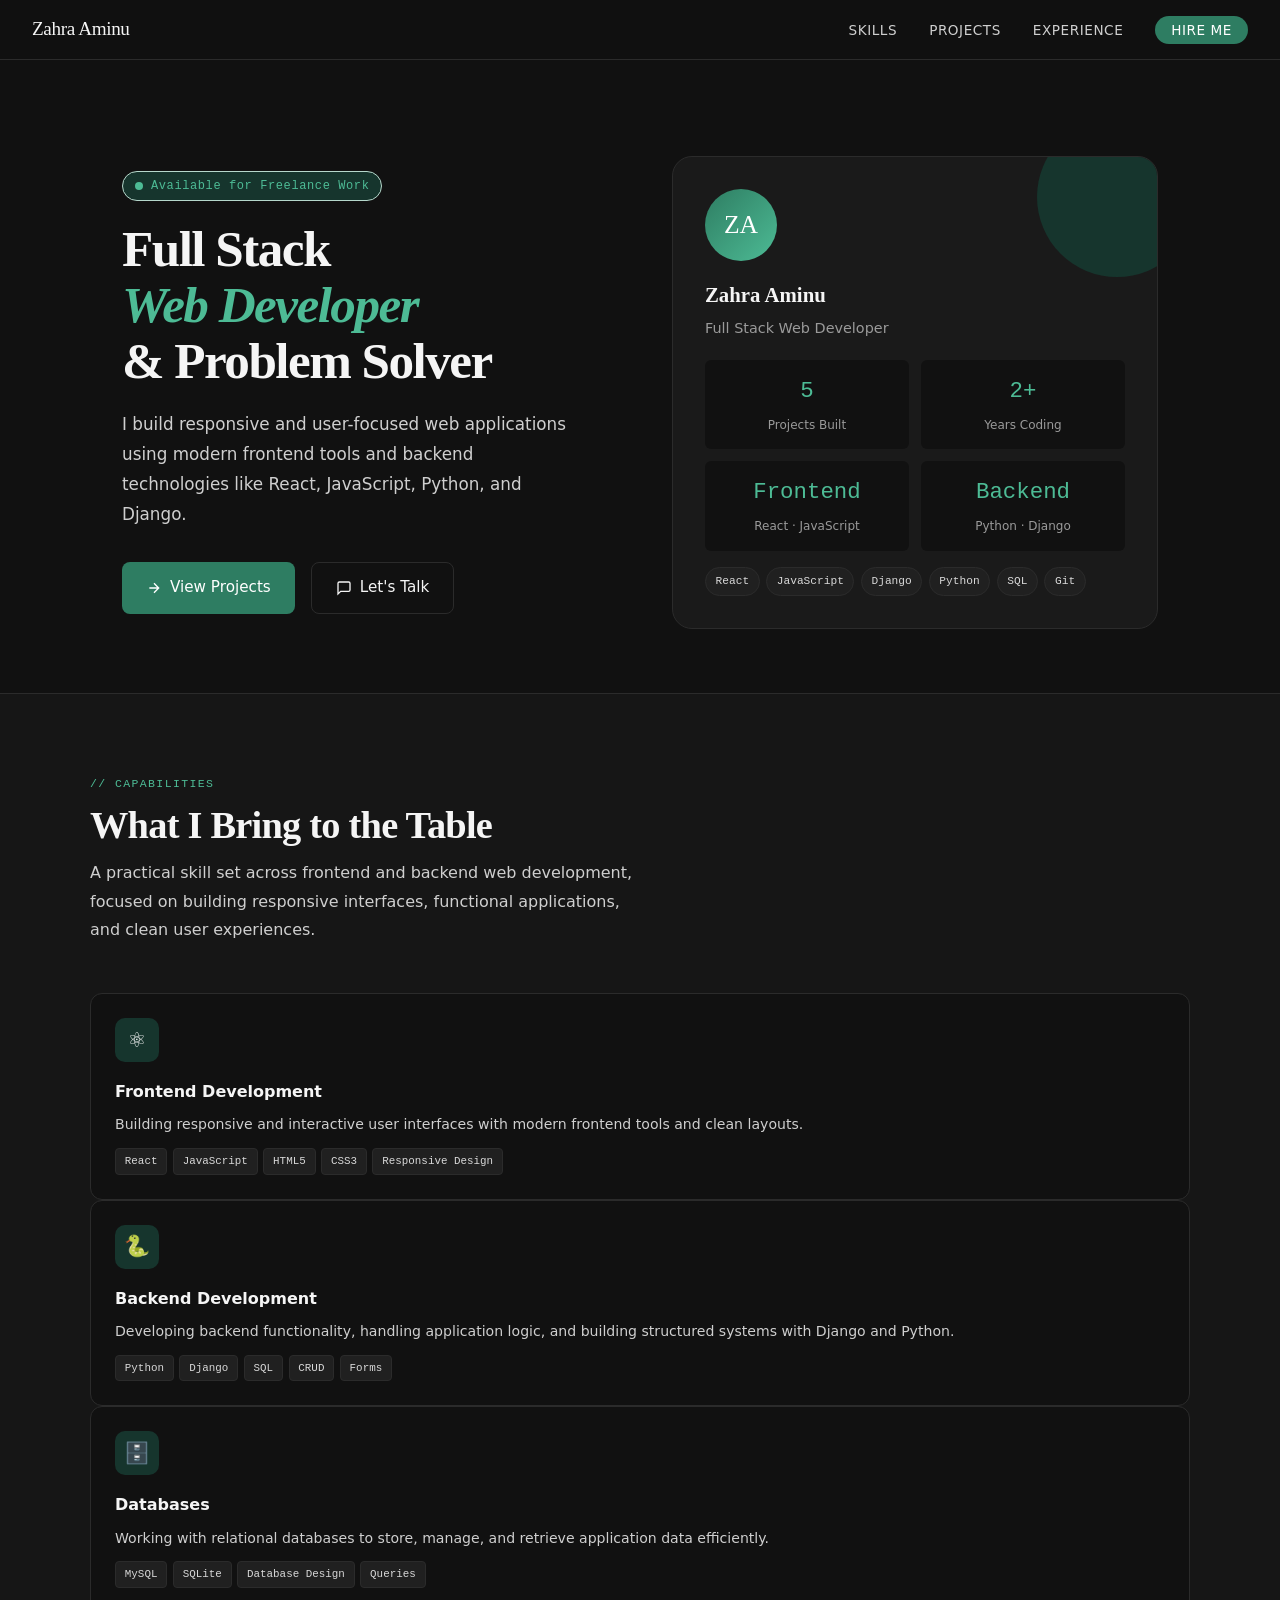
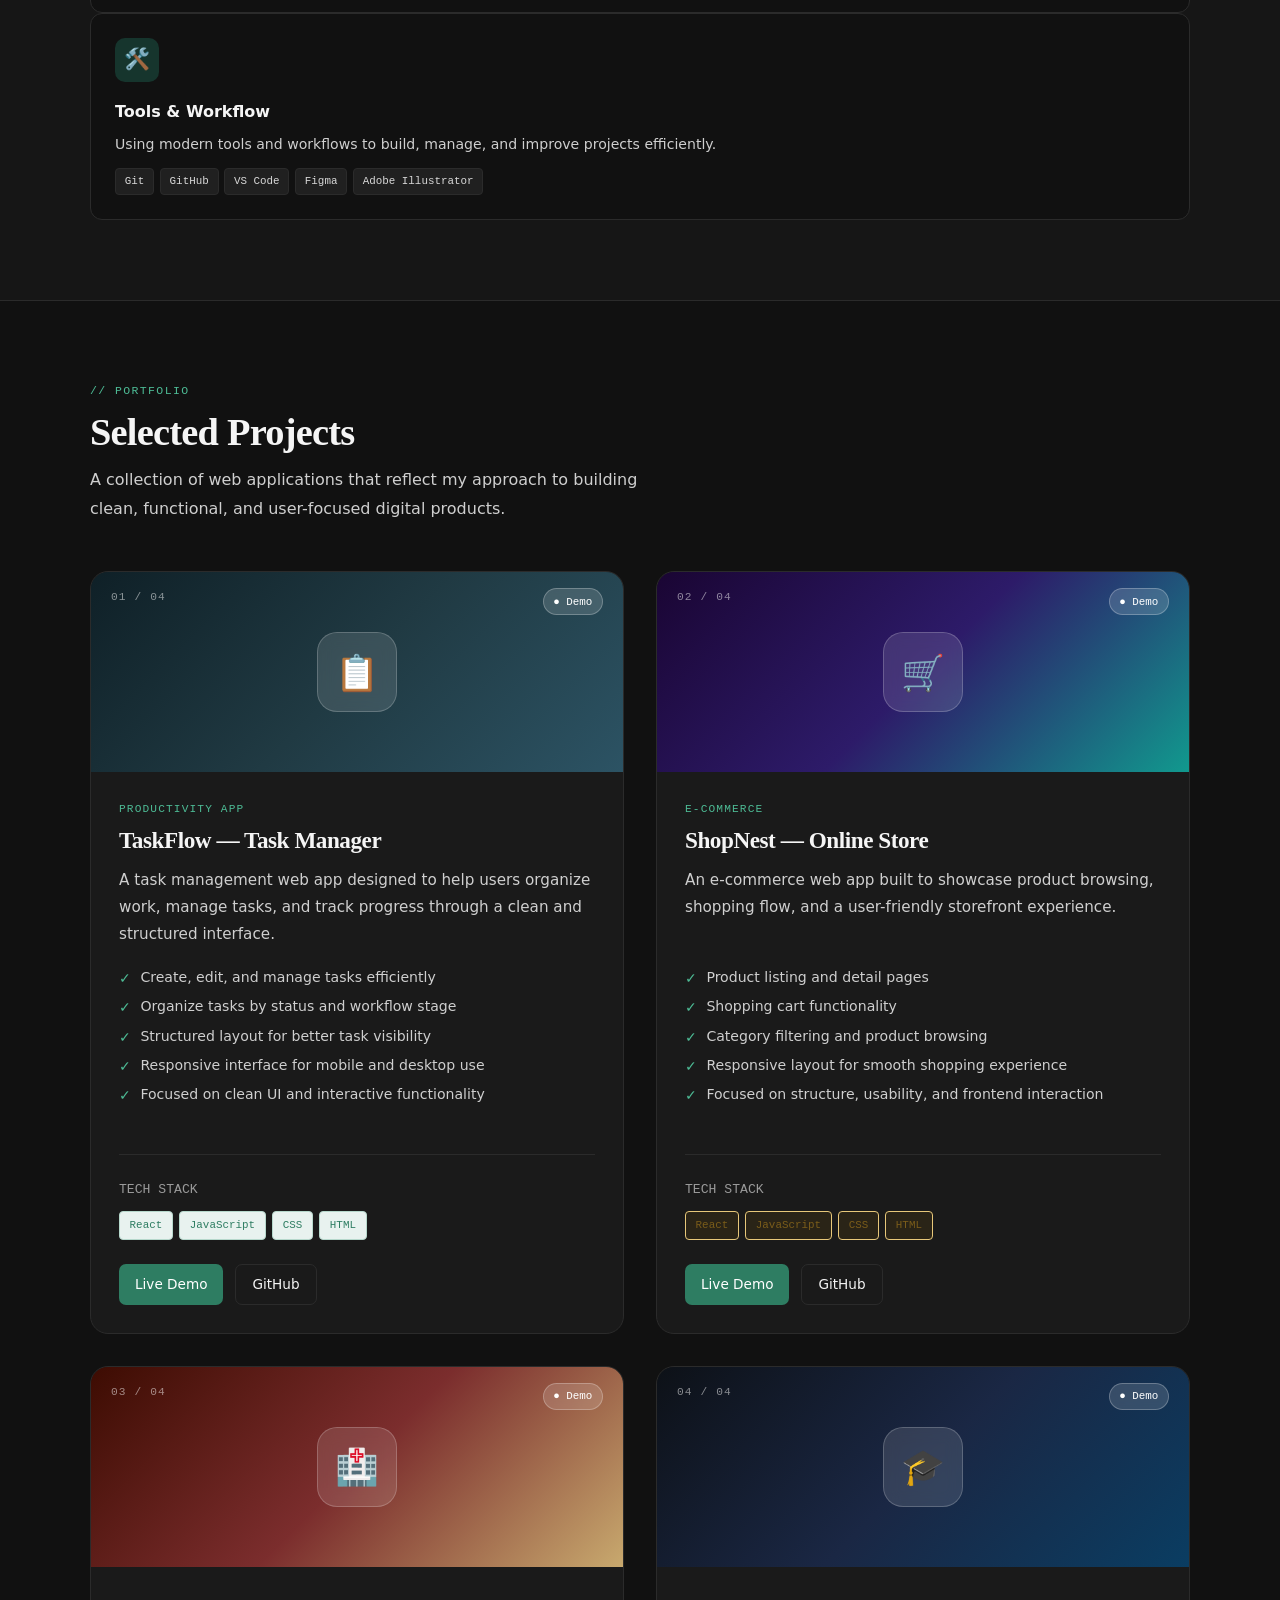
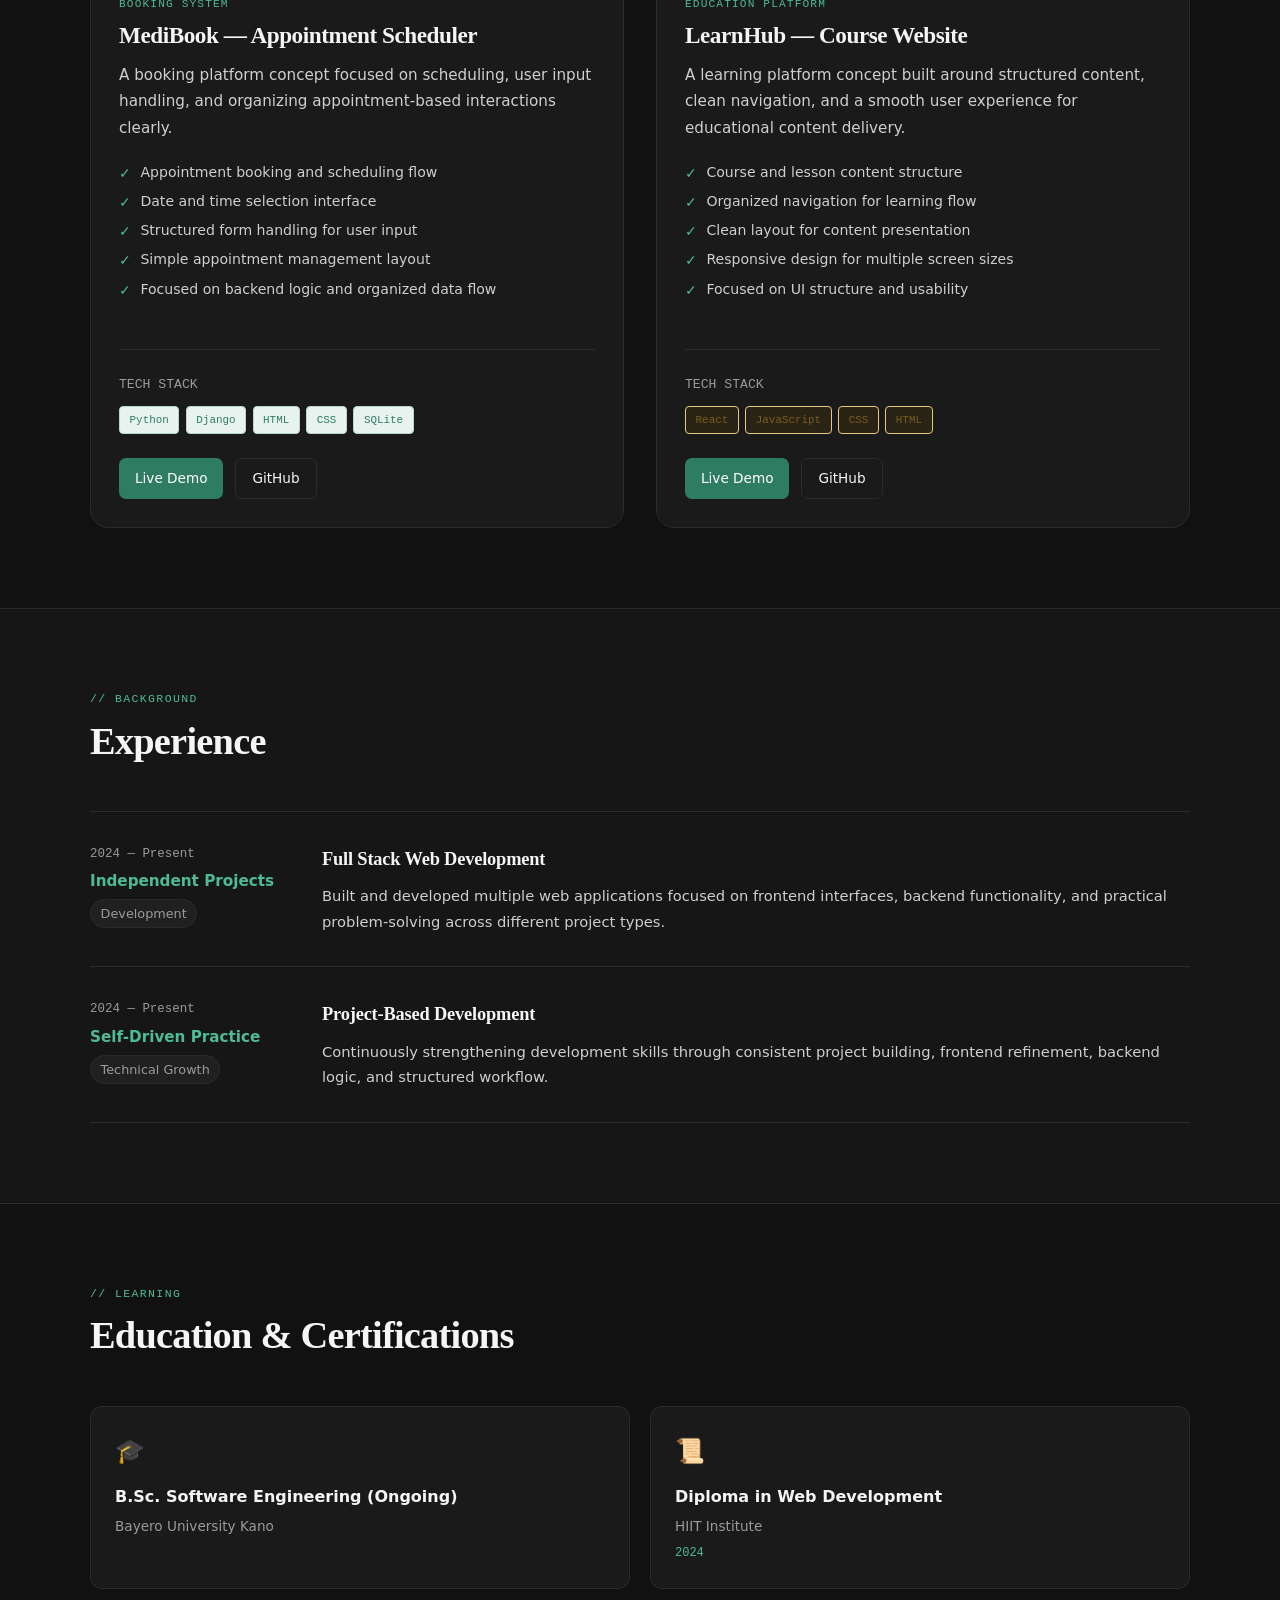
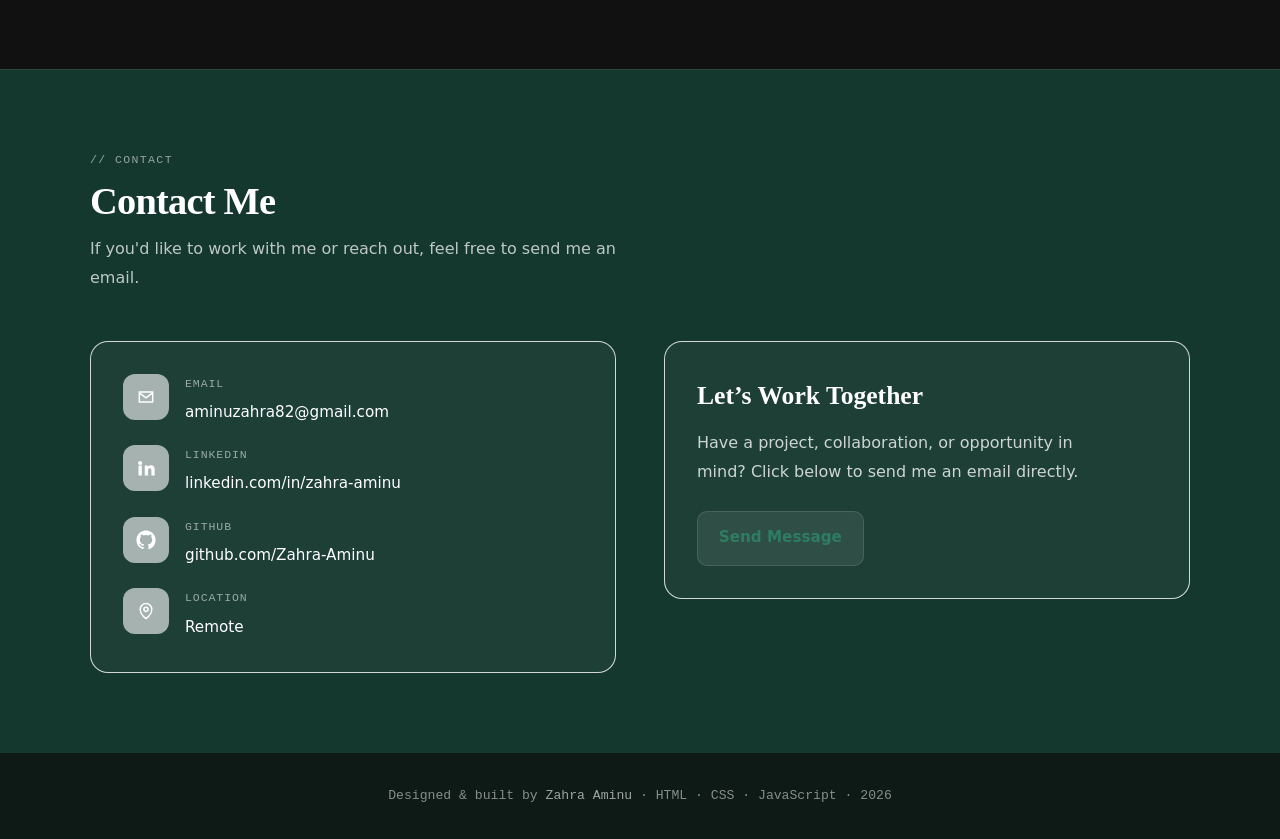
<file: index.html>
<!DOCTYPE html>
<html lang="en">
<head>
  <meta charset="UTF-8" />
  <meta name="viewport" content="width=device-width, initial-scale=1.0" />
  <title>Zahra Aminu — Full Stack Web Developer</title>
  <link rel="stylesheet" href="index.css" />
</head>
<body>

  <!-- NAV -->
  <nav id="top">
    <a href="#top" class="nav-logo">Zahra Aminu</a>
    <ul class="nav-links" id="navLinks">
      <li><a href="#skills">Skills</a></li>
      <li><a href="#projects">Projects</a></li>
      <li><a href="#experience">Experience</a></li>
      <li><a href="#contact" class="nav-cta">Hire Me</a></li>
    </ul>
    <button class="hamburger" id="hamburger" aria-label="Toggle menu">
      <span></span><span></span><span></span>
    </button>
  </nav>

  <!-- HERO -->
  <div class="hero">
    <div class="hero-left">
      <div class="hero-label">Available for Freelance Work</div>
      <h1>Full Stack<br /><em>Web Developer</em><br />& Problem Solver</h1>
      <p>
        I build responsive and user-focused web applications using modern frontend tools
        and backend technologies like React, JavaScript, Python, and Django.
      </p>
      <div class="hero-actions">
        <a href="#projects" class="btn-primary">
          <svg width="16" height="16" fill="none" viewBox="0 0 24 24" stroke="currentColor" stroke-width="2">
            <path d="M5 12h14M12 5l7 7-7 7"/>
          </svg>
          View Projects
        </a>
        <a href="#contact" class="btn-secondary">
          <svg width="16" height="16" fill="none" viewBox="0 0 24 24" stroke="currentColor" stroke-width="2">
            <path d="M21 15a2 2 0 01-2 2H7l-4 4V5a2 2 0 012-2h14a2 2 0 012 2z"/>
          </svg>
          Let's Talk
        </a>
      </div>
    </div>

    <div class="hero-card">
      <div class="avatar">ZA</div>
      <h3>Zahra Aminu</h3>
      <div class="role">Full Stack Web Developer</div>
      <div class="stats-grid">
        <div class="stat-box"><span class="num">5</span><span class="lbl">Projects Built</span></div>
        <div class="stat-box"><span class="num">2+</span><span class="lbl">Years Coding</span></div>
        <div class="stat-box"><span class="num">Frontend</span><span class="lbl">React · JavaScript</span></div>
        <div class="stat-box"><span class="num">Backend</span><span class="lbl">Python · Django</span></div>
      </div>
      <div class="stack-pills">
        <span class="pill">React</span>
        <span class="pill">JavaScript</span>
        <span class="pill">Django</span>
        <span class="pill">Python</span>
        <span class="pill">SQL</span>
        <span class="pill">Git</span>
      </div>
    </div>
  </div>

  <!-- SKILLS -->
  <section id="skills">
    <div class="container">
      <div class="section-header">
        <div class="section-eyebrow">// capabilities</div>
        <h2>What I Bring to the Table</h2>
        <p>
          A practical skill set across frontend and backend web development, focused on
          building responsive interfaces, functional applications, and clean user experiences.
        </p>
      </div>

      <div class="skills-grid">
        <div class="skill-card">
          <div class="skill-icon">⚛️</div>
          <h4>Frontend Development</h4>
          <p style="font-size:0.88rem;color:var(--ink-soft);line-height:1.6;">
            Building responsive and interactive user interfaces with modern frontend tools and clean layouts.
          </p>
          <div class="skill-tags">
            <span class="skill-tag">React</span>
            <span class="skill-tag">JavaScript</span>
            <span class="skill-tag">HTML5</span>
            <span class="skill-tag">CSS3</span>
            <span class="skill-tag">Responsive Design</span>
          </div>
        </div>

        <div class="skill-card">
          <div class="skill-icon">🐍</div>
          <h4>Backend Development</h4>
          <p style="font-size:0.88rem;color:var(--ink-soft);line-height:1.6;">
            Developing backend functionality, handling application logic, and building structured systems with Django and Python.
          </p>
          <div class="skill-tags">
            <span class="skill-tag">Python</span>
            <span class="skill-tag">Django</span>
            <span class="skill-tag">SQL</span>
            <span class="skill-tag">CRUD</span>
            <span class="skill-tag">Forms</span>
          </div>
        </div>

        <div class="skill-card">
          <div class="skill-icon">🗄️</div>
          <h4>Databases</h4>
          <p style="font-size:0.88rem;color:var(--ink-soft);line-height:1.6;">
            Working with relational databases to store, manage, and retrieve application data efficiently.
          </p>
          <div class="skill-tags">
            <span class="skill-tag">MySQL</span>
            <span class="skill-tag">SQLite</span>
            <span class="skill-tag">Database Design</span>
            <span class="skill-tag">Queries</span>
          </div>
        </div>

        <div class="skill-card">
          <div class="skill-icon">🛠️</div>
          <h4>Tools & Workflow</h4>
          <p style="font-size:0.88rem;color:var(--ink-soft);line-height:1.6;">
            Using modern tools and workflows to build, manage, and improve projects efficiently.
          </p>
          <div class="skill-tags">
            <span class="skill-tag">Git</span>
            <span class="skill-tag">GitHub</span>
            <span class="skill-tag">VS Code</span>
            <span class="skill-tag">Figma</span>
            <span class="skill-tag">Adobe Illustrator</span>
          </div>
        </div>
      </div>
    </div>
  </section>

  <!-- PROJECTS -->
  <section id="projects">
    <div class="container">
      <div class="section-header">
        <div class="section-eyebrow">// portfolio</div>
        <h2>Selected Projects</h2>
        <p>
          A collection of web applications that reflect my approach to building clean,
          functional, and user-focused digital products.
        </p>
      </div>

      <div class="projects-grid">

        <!-- PROJECT 1 -->
        <div class="project-card">
          <div class="project-visual pv-1">
            <span class="proj-number">01 / 04</span>
            <span class="proj-live-badge">● Demo</span>
            <div class="proj-icon">📋</div>
          </div>
          <div class="project-body">
            <div class="project-category">Productivity App</div>
            <h3>TaskFlow — Task Manager</h3>
            <p>
              A task management web app designed to help users organize work, manage tasks,
              and track progress through a clean and structured interface.
            </p>

            <ul class="features-list">
              <li>Create, edit, and manage tasks efficiently</li>
              <li>Organize tasks by status and workflow stage</li>
              <li>Structured layout for better task visibility</li>
              <li>Responsive interface for mobile and desktop use</li>
              <li>Focused on clean UI and interactive functionality</li>
            </ul>

            <div class="proj-sep"></div>
            <div style="font-size:0.82rem;font-family:var(--mono);color:var(--ink-muted);margin-bottom:0.6rem;">TECH STACK</div>
            <div class="stack-row">
              <span class="tech-badge be">React</span>
              <span class="tech-badge be">JavaScript</span>
              <span class="tech-badge be">CSS</span>
              <span class="tech-badge be">HTML</span>
            </div>

            <div class="proj-links">
              <a href="taskflow-app/taskflow.html" class="proj-link proj-link-primary">Live Demo</a>
              <a href="#" class="proj-link proj-link-secondary">GitHub</a>
            </div>
          </div>
        </div>

        <!-- PROJECT 2 -->
        <div class="project-card">
          <div class="project-visual pv-2">
            <span class="proj-number">02 / 04</span>
            <span class="proj-live-badge">● Demo</span>
            <div class="proj-icon">🛒</div>
          </div>
          <div class="project-body">
            <div class="project-category">E-Commerce</div>
            <h3>ShopNest — Online Store</h3>
            <p>
              An e-commerce web app built to showcase product browsing, shopping flow,
              and a user-friendly storefront experience.
            </p>

            <ul class="features-list">
              <li>Product listing and detail pages</li>
              <li>Shopping cart functionality</li>
              <li>Category filtering and product browsing</li>
              <li>Responsive layout for smooth shopping experience</li>
              <li>Focused on structure, usability, and frontend interaction</li>
            </ul>

            <div class="proj-sep"></div>
            <div style="font-size:0.82rem;font-family:var(--mono);color:var(--ink-muted);margin-bottom:0.6rem;">TECH STACK</div>
            <div class="stack-row">
              <span class="tech-badge fe">React</span>
              <span class="tech-badge fe">JavaScript</span>
              <span class="tech-badge fe">CSS</span>
              <span class="tech-badge fe">HTML</span>
            </div>

            <div class="proj-links">
              <a href="#" class="proj-link proj-link-primary">Live Demo</a>
              <a href="#" class="proj-link proj-link-secondary">GitHub</a>
            </div>
          </div>
        </div>

        <!-- PROJECT 3 -->
        <div class="project-card">
          <div class="project-visual pv-3">
            <span class="proj-number">03 / 04</span>
            <span class="proj-live-badge">● Demo</span>
            <div class="proj-icon">🏥</div>
          </div>
          <div class="project-body">
            <div class="project-category">Booking System</div>
            <h3>MediBook — Appointment Scheduler</h3>
            <p>
              A booking platform concept focused on scheduling, user input handling,
              and organizing appointment-based interactions clearly.
            </p>

            <ul class="features-list">
              <li>Appointment booking and scheduling flow</li>
              <li>Date and time selection interface</li>
              <li>Structured form handling for user input</li>
              <li>Simple appointment management layout</li>
              <li>Focused on backend logic and organized data flow</li>
            </ul>

            <div class="proj-sep"></div>
            <div style="font-size:0.82rem;font-family:var(--mono);color:var(--ink-muted);margin-bottom:0.6rem;">TECH STACK</div>
            <div class="stack-row">
              <span class="tech-badge be">Python</span>
              <span class="tech-badge be">Django</span>
              <span class="tech-badge be">HTML</span>
              <span class="tech-badge be">CSS</span>
              <span class="tech-badge be">SQLite</span>
            </div>

            <div class="proj-links">
              <a href="#" class="proj-link proj-link-primary">Live Demo</a>
              <a href="#" class="proj-link proj-link-secondary">GitHub</a>
            </div>
          </div>
        </div>

        <!-- PROJECT 4 -->
        <div class="project-card">
          <div class="project-visual pv-4">
            <span class="proj-number">04 / 04</span>
            <span class="proj-live-badge">● Demo</span>
            <div class="proj-icon">🎓</div>
          </div>
          <div class="project-body">
            <div class="project-category">Education Platform</div>
            <h3>LearnHub — Course Website</h3>
            <p>
              A learning platform concept built around structured content, clean navigation,
              and a smooth user experience for educational content delivery.
            </p>

            <ul class="features-list">
              <li>Course and lesson content structure</li>
              <li>Organized navigation for learning flow</li>
              <li>Clean layout for content presentation</li>
              <li>Responsive design for multiple screen sizes</li>
              <li>Focused on UI structure and usability</li>
            </ul>

            <div class="proj-sep"></div>
            <div style="font-size:0.82rem;font-family:var(--mono);color:var(--ink-muted);margin-bottom:0.6rem;">TECH STACK</div>
            <div class="stack-row">
              <span class="tech-badge fe">React</span>
              <span class="tech-badge fe">JavaScript</span>
              <span class="tech-badge fe">CSS</span>
              <span class="tech-badge fe">HTML</span>
            </div>

            <div class="proj-links">
              <a href="#" class="proj-link proj-link-primary">Live Demo</a>
              <a href="#" class="proj-link proj-link-secondary">GitHub</a>
            </div>
          </div>
        </div>

      </div>
    </div>
  </section>

  <!-- EXPERIENCE -->
  <section id="experience">
    <div class="container">
      <div class="section-header">
        <div class="section-eyebrow">// background</div>
        <h2>Experience</h2>
      </div>

      <div class="exp-list">
        <div class="exp-item">
          <div class="exp-meta">
            <div class="exp-period">2024 — Present</div>
            <div class="exp-company">Independent Projects</div>
            <span class="exp-type">Development</span>
          </div>
          <div class="exp-content">
            <h4>Full Stack Web Development</h4>
            <p>
              Built and developed multiple web applications focused on frontend interfaces,
              backend functionality, and practical problem-solving across different project types.
            </p>
          </div>
        </div>

        <div class="exp-item">
          <div class="exp-meta">
            <div class="exp-period">2024 — Present</div>
            <div class="exp-company">Self-Driven Practice</div>
            <span class="exp-type">Technical Growth</span>
          </div>
          <div class="exp-content">
            <h4>Project-Based Development</h4>
            <p>
              Continuously strengthening development skills through consistent project building,
              frontend refinement, backend logic, and structured workflow.
            </p>
          </div>
        </div>
      </div>
    </div>
  </section>

  <!-- EDUCATION -->
  <section id="education">
    <div class="container">
      <div class="section-header">
        <div class="section-eyebrow">// learning</div>
        <h2>Education & Certifications</h2>
      </div>

      <div class="edu-grid">
        <div class="edu-card">
          <div class="edu-icon">🎓</div>
          <h4>B.Sc. Software Engineering (Ongoing)</h4>
          <div class="inst">Bayero University Kano</div>
        </div>

        <div class="edu-card">
          <div class="edu-icon">📜</div>
          <h4>Diploma in Web Development</h4>
          <div class="inst">HIIT Institute</div>
          <div class="year">2024</div>
        </div>
      </div>
    </div>
  </section>

  <!-- CONTACT -->
  <section id="contact">
  <div class="container">
    <div class="section-header">
      <div class="section-eyebrow">// contact</div>
      <h2>Contact Me</h2>
      <p>If you'd like to work with me or reach out, feel free to send me an email.</p>
    </div>

    <div class="contact-grid">
      <div class="contact-info">

        <div class="contact-item">
          <div class="contact-item-icon">
            <svg xmlns="http://www.w3.org/2000/svg" viewBox="0 0 24 24" fill="none" stroke="currentColor" stroke-width="1.8" aria-hidden="true">
              <path d="M4 6h16v12H4z"/>
              <path d="m4 7 8 6 8-6"/>
            </svg>
          </div>
          <div class="contact-item-text">
            <div class="lbl">Email</div>
            <a href="mailto:aminuzahra82@gmail.com" class="val">aminuzahra82@gmail.com</a>
          </div>
        </div>

        <div class="contact-item">
          <div class="contact-item-icon">
            <svg xmlns="http://www.w3.org/2000/svg" viewBox="0 0 24 24" fill="currentColor" aria-hidden="true">
              <path d="M4.98 3.5A2.48 2.48 0 1 0 5 8.46a2.48 2.48 0 0 0-.02-4.96ZM3 9h4v12H3V9Zm7 0h3.83v1.71h.05c.53-1 1.84-2.06 3.79-2.06 4.05 0 4.8 2.67 4.8 6.14V21h-4v-5.55c0-1.32-.02-3.02-1.84-3.02-1.85 0-2.13 1.44-2.13 2.93V21h-4V9Z"/>
            </svg>
          </div>
          <div class="contact-item-text">
            <div class="lbl">LinkedIn</div>
            <a href="https://linkedin.com/in/zahra-aminu" target="_blank" class="val">linkedin.com/in/zahra-aminu</a>
          </div>
        </div>

        <div class="contact-item">
          <div class="contact-item-icon">
            <svg xmlns="http://www.w3.org/2000/svg" viewBox="0 0 24 24" fill="currentColor" aria-hidden="true">
              <path d="M12 .5C5.65.5.5 5.65.5 12a11.5 11.5 0 0 0 7.86 10.92c.58.1.79-.25.79-.56v-2.02c-3.2.7-3.88-1.38-3.88-1.38-.53-1.33-1.28-1.68-1.28-1.68-1.05-.72.08-.71.08-.71 1.16.08 1.77 1.2 1.77 1.2 1.03 1.76 2.7 1.25 3.36.95.1-.75.4-1.25.73-1.53-2.56-.29-5.26-1.28-5.26-5.72 0-1.26.45-2.29 1.19-3.09-.12-.29-.52-1.47.11-3.06 0 0 .97-.31 3.18 1.18a10.96 10.96 0 0 1 5.8 0c2.2-1.49 3.17-1.18 3.17-1.18.64 1.59.24 2.77.12 3.06.74.8 1.19 1.83 1.19 3.09 0 4.45-2.7 5.42-5.28 5.71.41.35.78 1.04.78 2.1v3.11c0 .31.21.67.8.56A11.5 11.5 0 0 0 23.5 12C23.5 5.65 18.35.5 12 .5Z"/>
            </svg>
          </div>
          <div class="contact-item-text">
            <div class="lbl">GitHub</div>
            <a href="https://github.com/Zahra-Aminu" target="_blank" class="val">github.com/Zahra-Aminu</a>
          </div>
        </div>

        <div class="contact-item">
          <div class="contact-item-icon">
            <svg xmlns="http://www.w3.org/2000/svg" viewBox="0 0 24 24" fill="none" stroke="currentColor" stroke-width="1.8" aria-hidden="true">
              <path d="M12 21s7-4.35 7-11a7 7 0 1 0-14 0c0 6.65 7 11 7 11Z"/>
              <circle cx="12" cy="10" r="2.5"/>
            </svg>
          </div>
          <div class="contact-item-text">
            <div class="lbl">Location</div>
            <span class="val">Remote</span>
          </div>
        </div>

      </div>

      <div class="contact-cta">
        <h3>Let’s Work Together</h3>
        <p>
          Have a project, collaboration, or opportunity in mind? Click below to send me an email directly.
        </p>
        <a href="mailto:aminuzahra82@gmail.com?subject=Portfolio%20Inquiry" class="btn">
          Send Message
        </a>
      </div>
    </div>
  </div>
</section>
  <footer>
    <p>
      Designed &amp; built by <a href="#top">Zahra Aminu</a> · HTML · CSS · JavaScript · <span id="yr"></span>
    </p>
  </footer>

  <script src="index.js"></script>
</body>
</html>
</file>
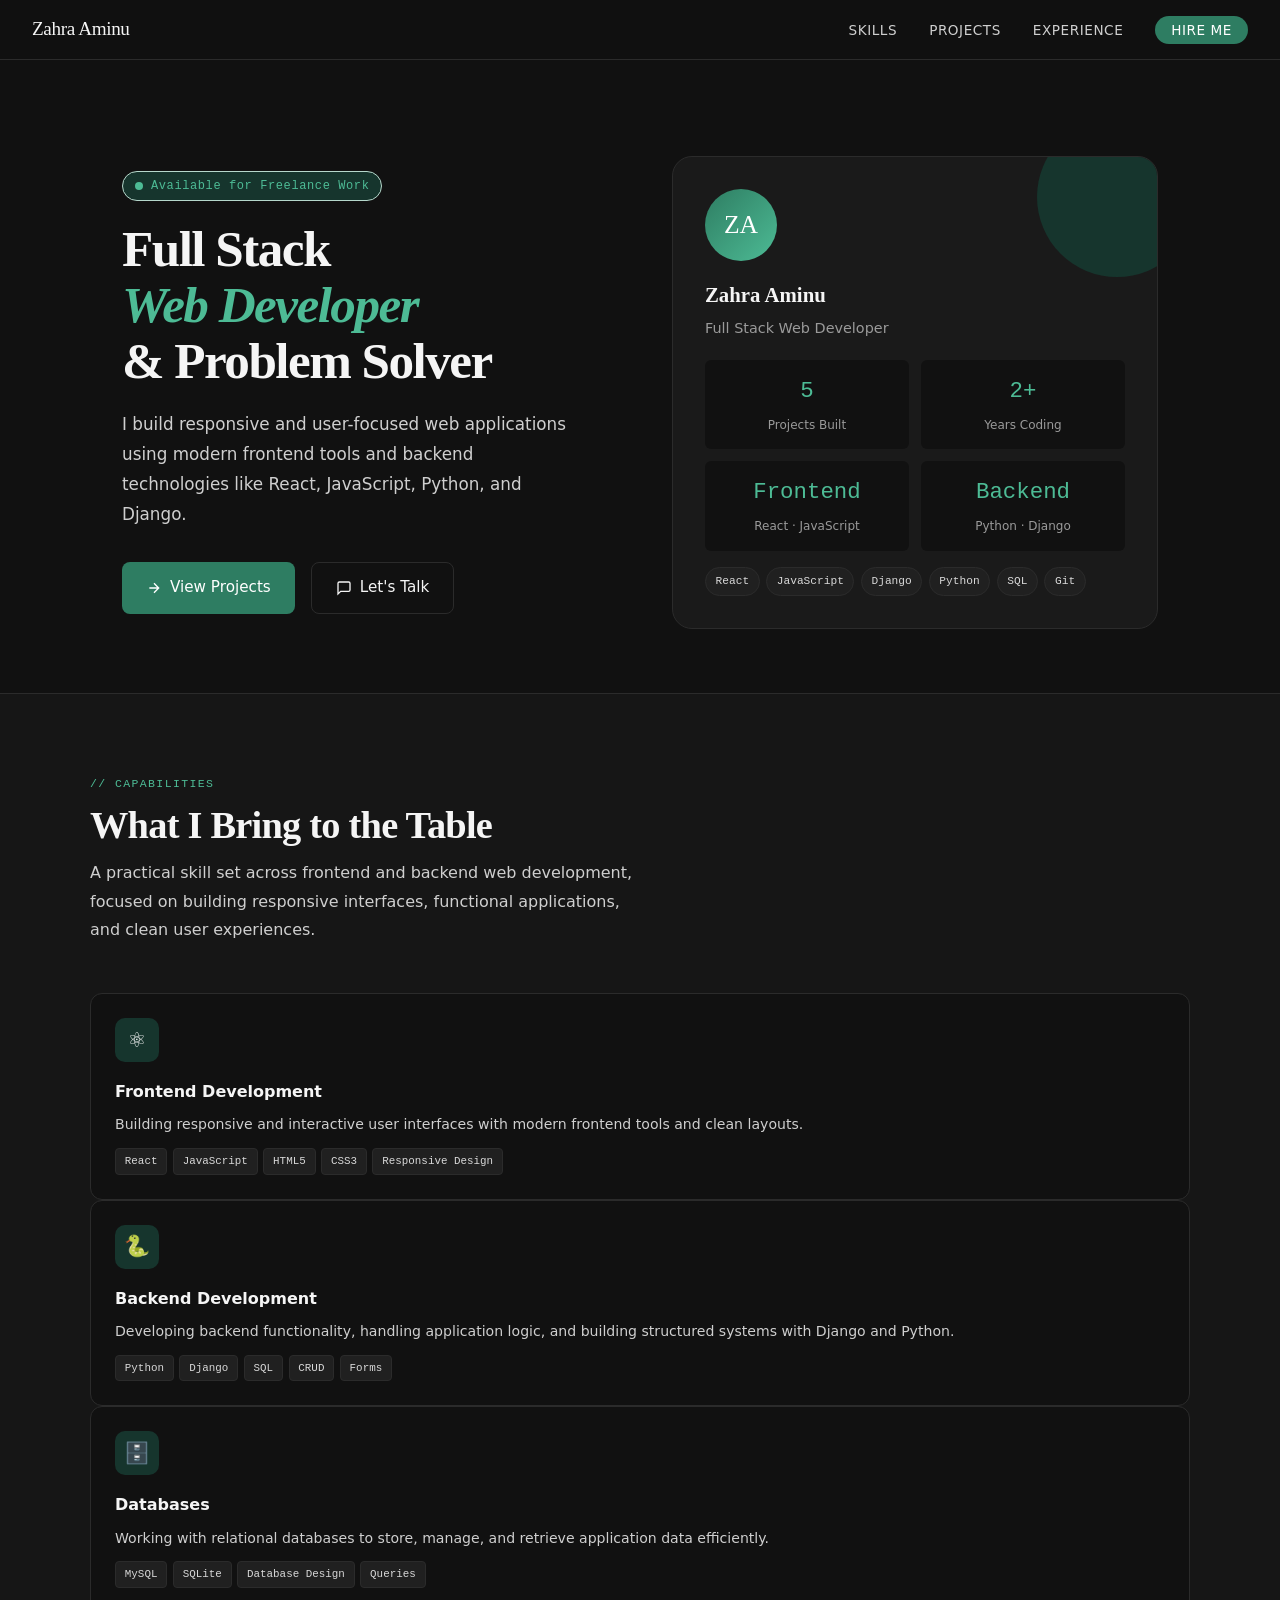
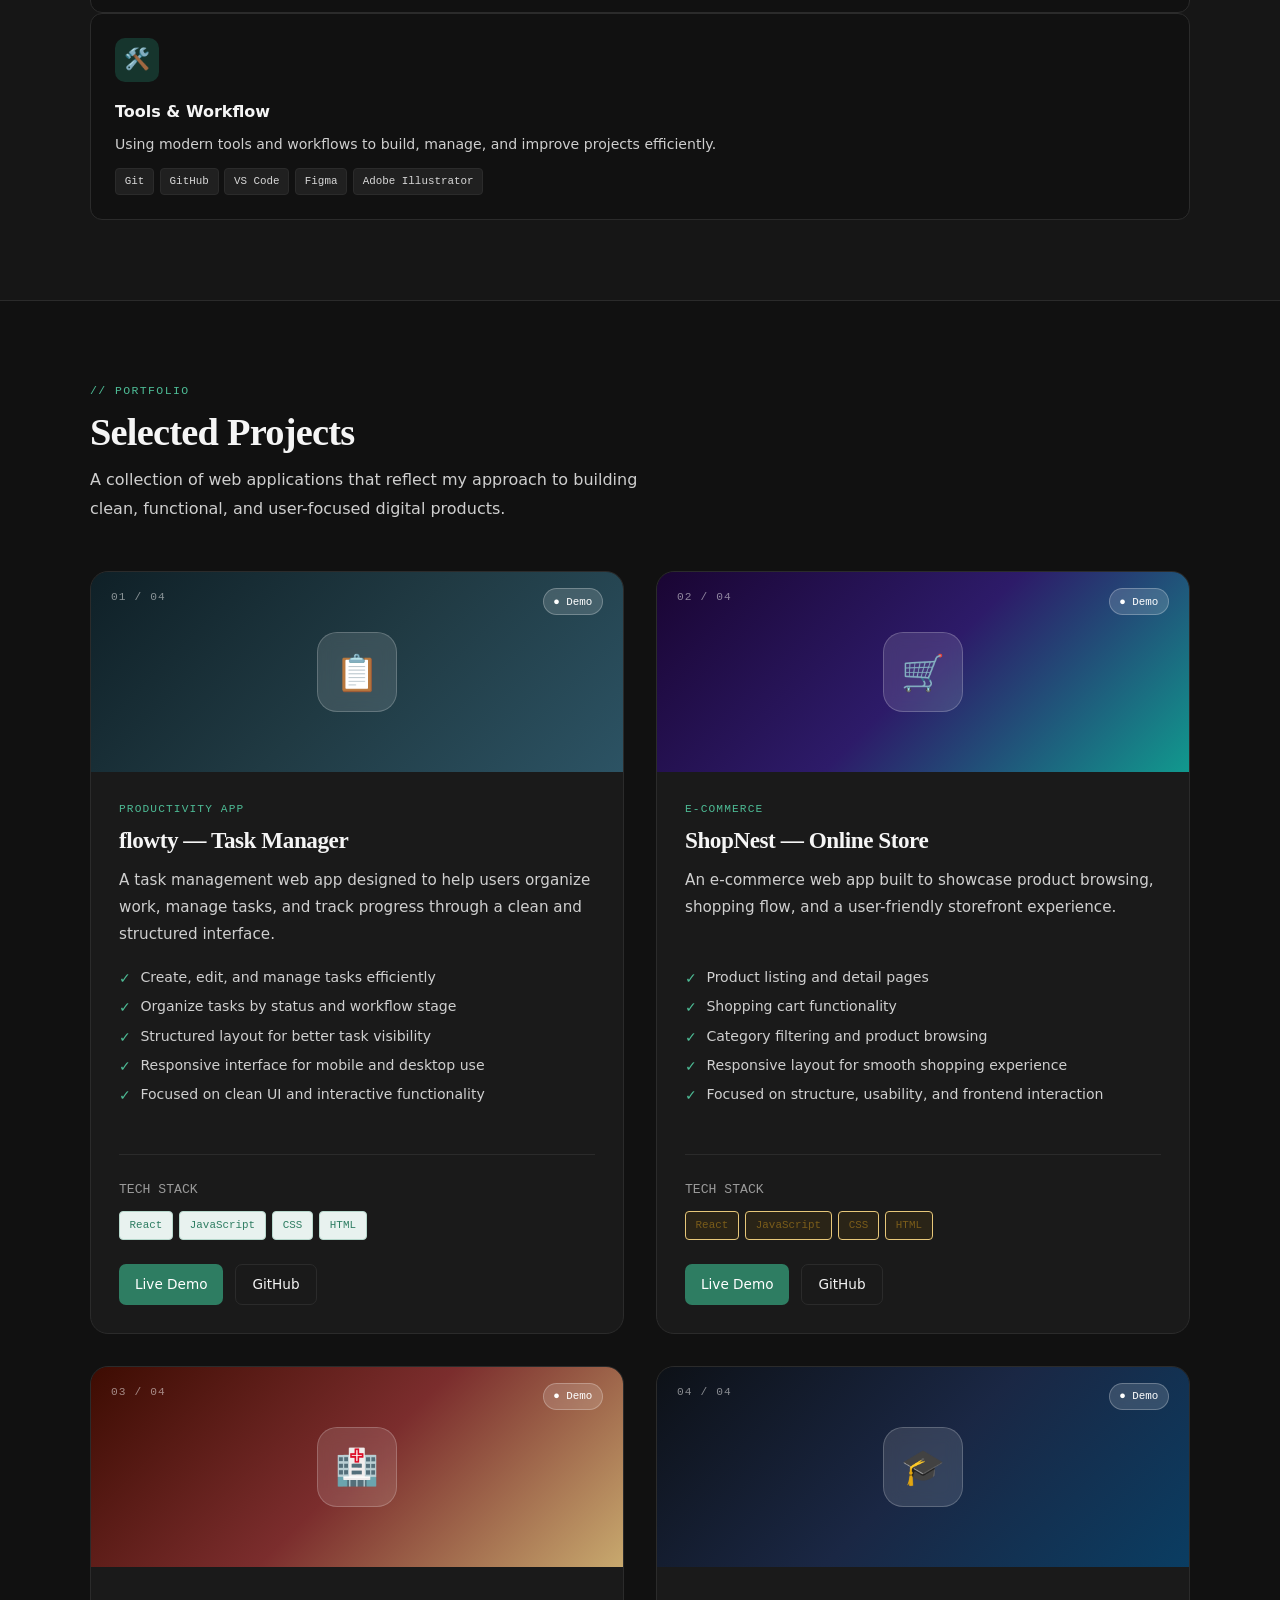
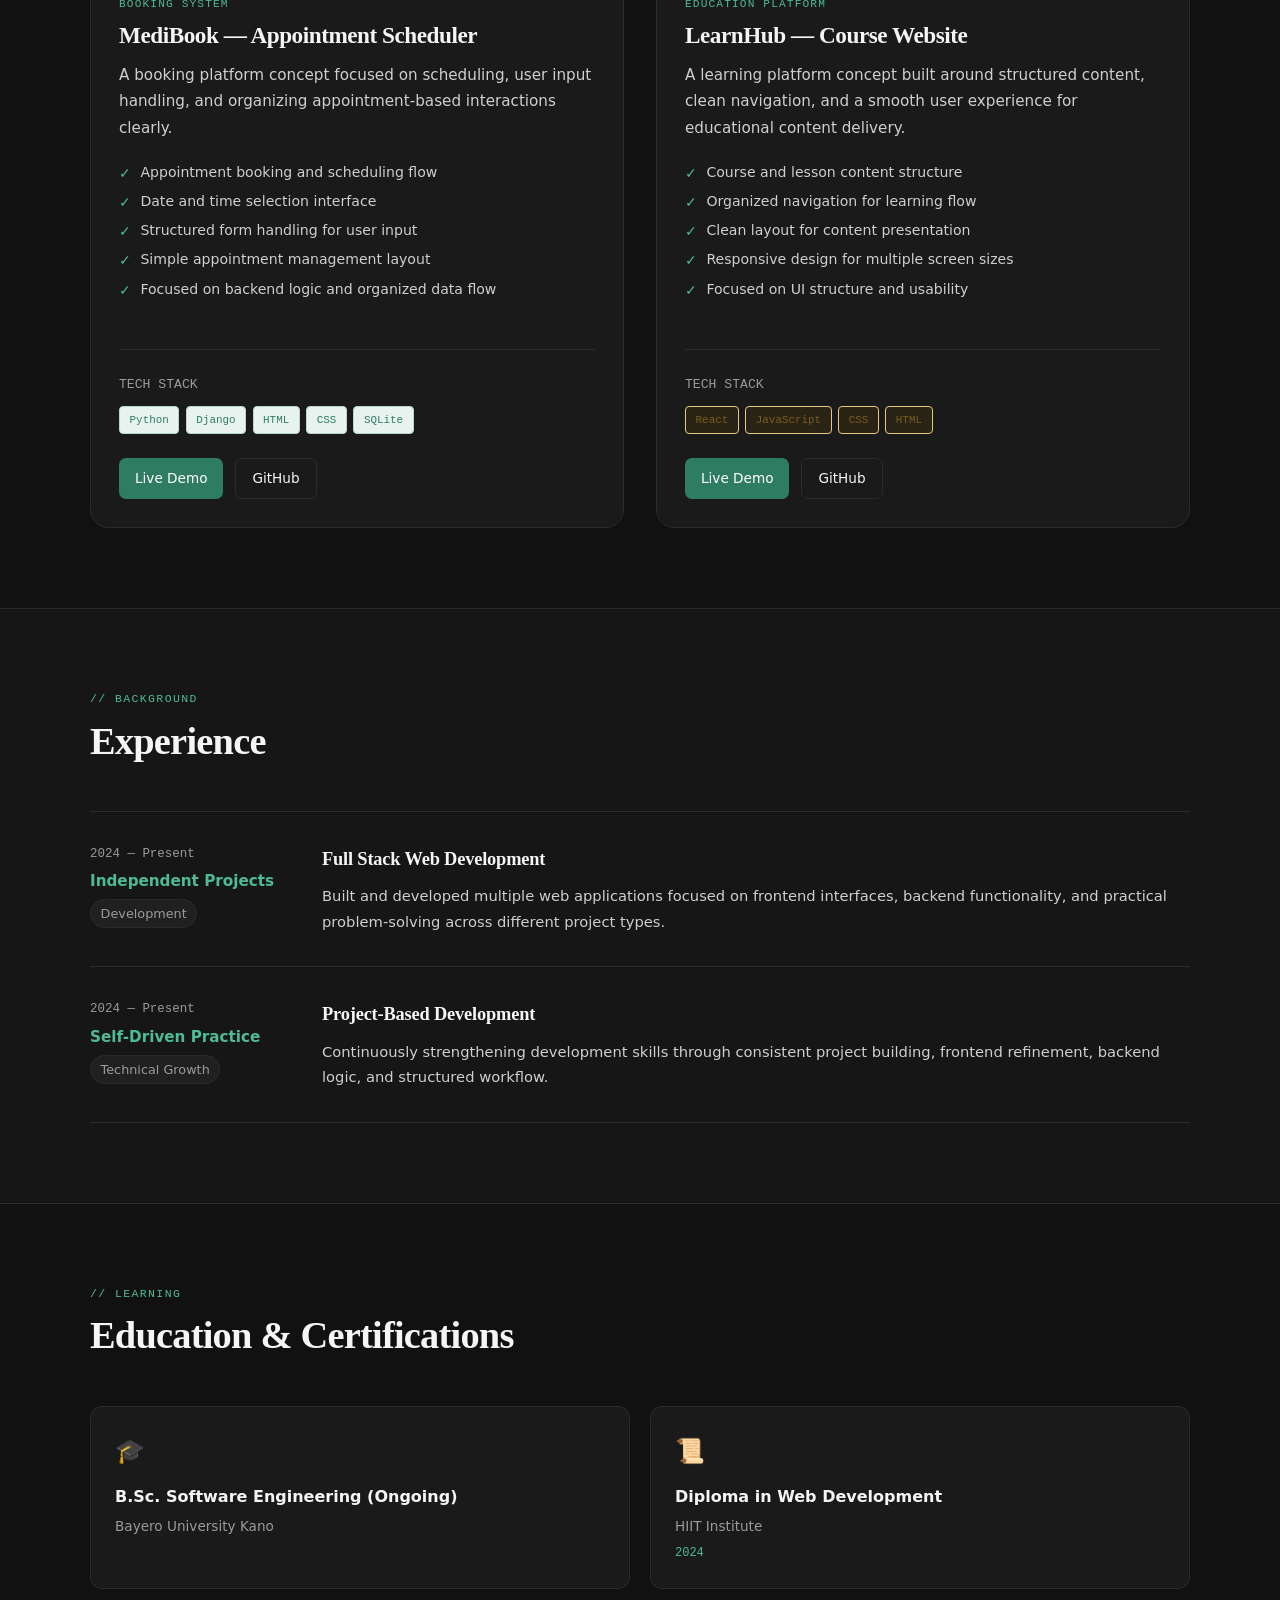
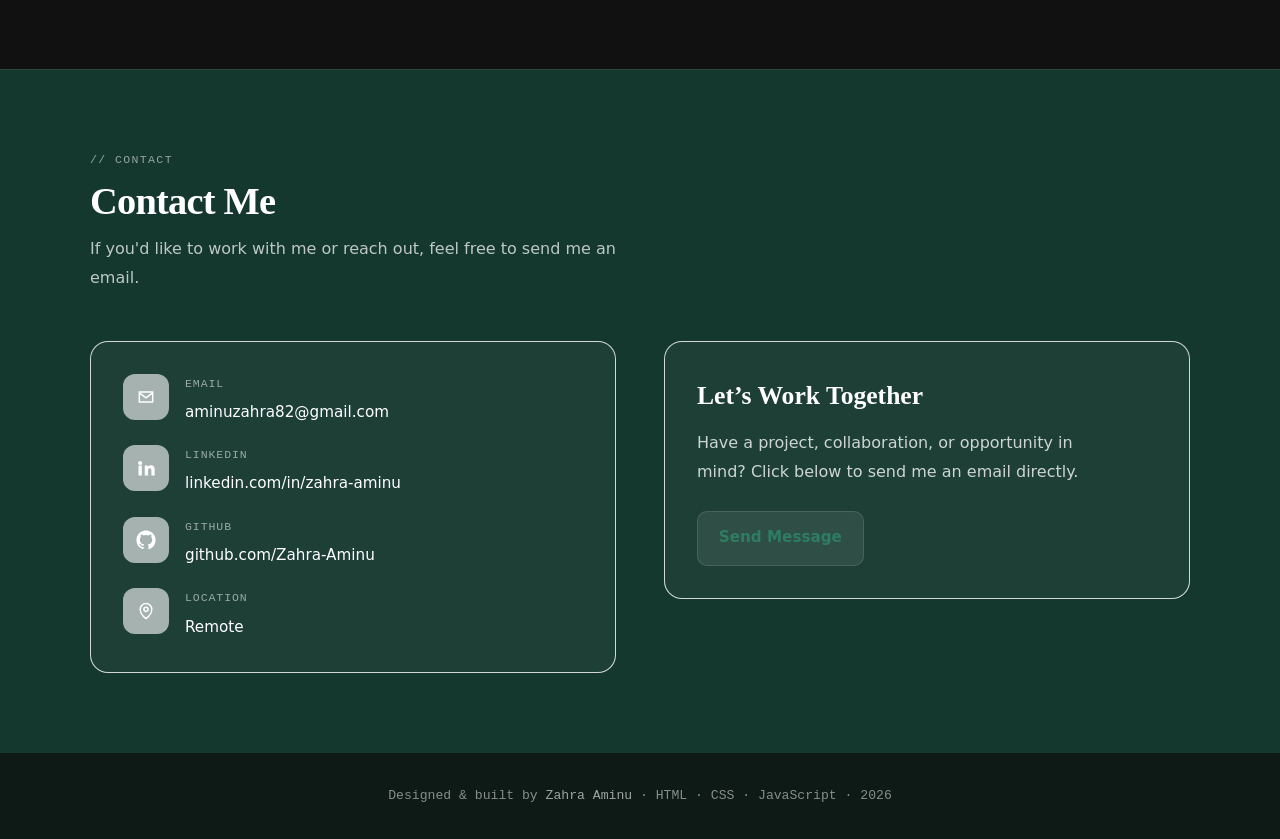
<file: zahra-portfolio/index.html>
<!DOCTYPE html>
<html lang="en">
<head>
  <meta charset="UTF-8" />
  <meta name="viewport" content="width=device-width, initial-scale=1.0" />
  <title>Zahra Aminu — Full Stack Web Developer</title>
  <link rel="stylesheet" href="style.css" />
</head>
<body>

  <!-- NAV -->
  <nav id="top">
    <a href="#top" class="nav-logo">Zahra Aminu</a>
    <ul class="nav-links" id="navLinks">
      <li><a href="#skills">Skills</a></li>
      <li><a href="#projects">Projects</a></li>
      <li><a href="#experience">Experience</a></li>
      <li><a href="#contact" class="nav-cta">Hire Me</a></li>
    </ul>
    <button class="hamburger" id="hamburger" aria-label="Toggle menu">
      <span></span><span></span><span></span>
    </button>
  </nav>

  <!-- HERO -->
  <div class="hero">
    <div class="hero-left">
      <div class="hero-label">Available for Freelance Work</div>
      <h1>Full Stack<br /><em>Web Developer</em><br />& Problem Solver</h1>
      <p>
        I build responsive and user-focused web applications using modern frontend tools
        and backend technologies like React, JavaScript, Python, and Django.
      </p>
      <div class="hero-actions">
        <a href="#projects" class="btn-primary">
          <svg width="16" height="16" fill="none" viewBox="0 0 24 24" stroke="currentColor" stroke-width="2">
            <path d="M5 12h14M12 5l7 7-7 7"/>
          </svg>
          View Projects
        </a>
        <a href="#contact" class="btn-secondary">
          <svg width="16" height="16" fill="none" viewBox="0 0 24 24" stroke="currentColor" stroke-width="2">
            <path d="M21 15a2 2 0 01-2 2H7l-4 4V5a2 2 0 012-2h14a2 2 0 012 2z"/>
          </svg>
          Let's Talk
        </a>
      </div>
    </div>

    <div class="hero-card">
      <div class="avatar">ZA</div>
      <h3>Zahra Aminu</h3>
      <div class="role">Full Stack Web Developer</div>
      <div class="stats-grid">
        <div class="stat-box"><span class="num">5</span><span class="lbl">Projects Built</span></div>
        <div class="stat-box"><span class="num">2+</span><span class="lbl">Years Coding</span></div>
        <div class="stat-box"><span class="num">Frontend</span><span class="lbl">React · JavaScript</span></div>
        <div class="stat-box"><span class="num">Backend</span><span class="lbl">Python · Django</span></div>
      </div>
      <div class="stack-pills">
        <span class="pill">React</span>
        <span class="pill">JavaScript</span>
        <span class="pill">Django</span>
        <span class="pill">Python</span>
        <span class="pill">SQL</span>
        <span class="pill">Git</span>
      </div>
    </div>
  </div>

  <!-- SKILLS -->
  <section id="skills">
    <div class="container">
      <div class="section-header">
        <div class="section-eyebrow">// capabilities</div>
        <h2>What I Bring to the Table</h2>
        <p>
          A practical skill set across frontend and backend web development, focused on
          building responsive interfaces, functional applications, and clean user experiences.
        </p>
      </div>

      <div class="skills-grid">
        <div class="skill-card">
          <div class="skill-icon">⚛️</div>
          <h4>Frontend Development</h4>
          <p style="font-size:0.88rem;color:var(--ink-soft);line-height:1.6;">
            Building responsive and interactive user interfaces with modern frontend tools and clean layouts.
          </p>
          <div class="skill-tags">
            <span class="skill-tag">React</span>
            <span class="skill-tag">JavaScript</span>
            <span class="skill-tag">HTML5</span>
            <span class="skill-tag">CSS3</span>
            <span class="skill-tag">Responsive Design</span>
          </div>
        </div>

        <div class="skill-card">
          <div class="skill-icon">🐍</div>
          <h4>Backend Development</h4>
          <p style="font-size:0.88rem;color:var(--ink-soft);line-height:1.6;">
            Developing backend functionality, handling application logic, and building structured systems with Django and Python.
          </p>
          <div class="skill-tags">
            <span class="skill-tag">Python</span>
            <span class="skill-tag">Django</span>
            <span class="skill-tag">SQL</span>
            <span class="skill-tag">CRUD</span>
            <span class="skill-tag">Forms</span>
          </div>
        </div>

        <div class="skill-card">
          <div class="skill-icon">🗄️</div>
          <h4>Databases</h4>
          <p style="font-size:0.88rem;color:var(--ink-soft);line-height:1.6;">
            Working with relational databases to store, manage, and retrieve application data efficiently.
          </p>
          <div class="skill-tags">
            <span class="skill-tag">MySQL</span>
            <span class="skill-tag">SQLite</span>
            <span class="skill-tag">Database Design</span>
            <span class="skill-tag">Queries</span>
          </div>
        </div>

        <div class="skill-card">
          <div class="skill-icon">🛠️</div>
          <h4>Tools & Workflow</h4>
          <p style="font-size:0.88rem;color:var(--ink-soft);line-height:1.6;">
            Using modern tools and workflows to build, manage, and improve projects efficiently.
          </p>
          <div class="skill-tags">
            <span class="skill-tag">Git</span>
            <span class="skill-tag">GitHub</span>
            <span class="skill-tag">VS Code</span>
            <span class="skill-tag">Figma</span>
            <span class="skill-tag">Adobe Illustrator</span>
          </div>
        </div>
      </div>
    </div>
  </section>

  <!-- PROJECTS -->
  <section id="projects">
    <div class="container">
      <div class="section-header">
        <div class="section-eyebrow">// portfolio</div>
        <h2>Selected Projects</h2>
        <p>
          A collection of web applications that reflect my approach to building clean,
          functional, and user-focused digital products.
        </p>
      </div>

      <div class="projects-grid">

        <!-- PROJECT 1 -->
        <div class="project-card">
          <div class="project-visual pv-1">
            <span class="proj-number">01 / 04</span>
            <span class="proj-live-badge">● Demo</span>
            <div class="proj-icon">📋</div>
          </div>
          <div class="project-body">
            <div class="project-category">Productivity App</div>
            <h3>flowty — Task Manager</h3>
            <p>
              A task management web app designed to help users organize work, manage tasks,
              and track progress through a clean and structured interface.
            </p>

            <ul class="features-list">
              <li>Create, edit, and manage tasks efficiently</li>
              <li>Organize tasks by status and workflow stage</li>
              <li>Structured layout for better task visibility</li>
              <li>Responsive interface for mobile and desktop use</li>
              <li>Focused on clean UI and interactive functionality</li>
            </ul>

            <div class="proj-sep"></div>
            <div style="font-size:0.82rem;font-family:var(--mono);color:var(--ink-muted);margin-bottom:0.6rem;">TECH STACK</div>
            <div class="stack-row">
              <span class="tech-badge be">React</span>
              <span class="tech-badge be">JavaScript</span>
              <span class="tech-badge be">CSS</span>
              <span class="tech-badge be">HTML</span>
            </div>

            <div class="proj-links">
              <a href="https://flowty.netlify.app/" class="proj-link proj-link-primary">Live Demo</a>
              <a href="#" class="proj-link proj-link-secondary">GitHub</a>
            </div>
          </div>
        </div>

        <!-- PROJECT 2 -->
        <div class="project-card">
          <div class="project-visual pv-2">
            <span class="proj-number">02 / 04</span>
            <span class="proj-live-badge">● Demo</span>
            <div class="proj-icon">🛒</div>
          </div>
          <div class="project-body">
            <div class="project-category">E-Commerce</div>
            <h3>ShopNest — Online Store</h3>
            <p>
              An e-commerce web app built to showcase product browsing, shopping flow,
              and a user-friendly storefront experience.
            </p>

            <ul class="features-list">
              <li>Product listing and detail pages</li>
              <li>Shopping cart functionality</li>
              <li>Category filtering and product browsing</li>
              <li>Responsive layout for smooth shopping experience</li>
              <li>Focused on structure, usability, and frontend interaction</li>
            </ul>

            <div class="proj-sep"></div>
            <div style="font-size:0.82rem;font-family:var(--mono);color:var(--ink-muted);margin-bottom:0.6rem;">TECH STACK</div>
            <div class="stack-row">
              <span class="tech-badge fe">React</span>
              <span class="tech-badge fe">JavaScript</span>
              <span class="tech-badge fe">CSS</span>
              <span class="tech-badge fe">HTML</span>
            </div>

            <div class="proj-links">
              <a href="#" class="proj-link proj-link-primary">Live Demo</a>
              <a href="#" class="proj-link proj-link-secondary">GitHub</a>
            </div>
          </div>
        </div>

        <!-- PROJECT 3 -->
        <div class="project-card">
          <div class="project-visual pv-3">
            <span class="proj-number">03 / 04</span>
            <span class="proj-live-badge">● Demo</span>
            <div class="proj-icon">🏥</div>
          </div>
          <div class="project-body">
            <div class="project-category">Booking System</div>
            <h3>MediBook — Appointment Scheduler</h3>
            <p>
              A booking platform concept focused on scheduling, user input handling,
              and organizing appointment-based interactions clearly.
            </p>

            <ul class="features-list">
              <li>Appointment booking and scheduling flow</li>
              <li>Date and time selection interface</li>
              <li>Structured form handling for user input</li>
              <li>Simple appointment management layout</li>
              <li>Focused on backend logic and organized data flow</li>
            </ul>

            <div class="proj-sep"></div>
            <div style="font-size:0.82rem;font-family:var(--mono);color:var(--ink-muted);margin-bottom:0.6rem;">TECH STACK</div>
            <div class="stack-row">
              <span class="tech-badge be">Python</span>
              <span class="tech-badge be">Django</span>
              <span class="tech-badge be">HTML</span>
              <span class="tech-badge be">CSS</span>
              <span class="tech-badge be">SQLite</span>
            </div>

            <div class="proj-links">
              <a href="#" class="proj-link proj-link-primary">Live Demo</a>
              <a href="#" class="proj-link proj-link-secondary">GitHub</a>
            </div>
          </div>
        </div>

        <!-- PROJECT 4 -->
        <div class="project-card">
          <div class="project-visual pv-4">
            <span class="proj-number">04 / 04</span>
            <span class="proj-live-badge">● Demo</span>
            <div class="proj-icon">🎓</div>
          </div>
          <div class="project-body">
            <div class="project-category">Education Platform</div>
            <h3>LearnHub — Course Website</h3>
            <p>
              A learning platform concept built around structured content, clean navigation,
              and a smooth user experience for educational content delivery.
            </p>

            <ul class="features-list">
              <li>Course and lesson content structure</li>
              <li>Organized navigation for learning flow</li>
              <li>Clean layout for content presentation</li>
              <li>Responsive design for multiple screen sizes</li>
              <li>Focused on UI structure and usability</li>
            </ul>

            <div class="proj-sep"></div>
            <div style="font-size:0.82rem;font-family:var(--mono);color:var(--ink-muted);margin-bottom:0.6rem;">TECH STACK</div>
            <div class="stack-row">
              <span class="tech-badge fe">React</span>
              <span class="tech-badge fe">JavaScript</span>
              <span class="tech-badge fe">CSS</span>
              <span class="tech-badge fe">HTML</span>
            </div>

            <div class="proj-links">
              <a href="#" class="proj-link proj-link-primary">Live Demo</a>
              <a href="#" class="proj-link proj-link-secondary">GitHub</a>
            </div>
          </div>
        </div>

      </div>
    </div>
  </section>

  <!-- EXPERIENCE -->
  <section id="experience">
    <div class="container">
      <div class="section-header">
        <div class="section-eyebrow">// background</div>
        <h2>Experience</h2>
      </div>

      <div class="exp-list">
        <div class="exp-item">
          <div class="exp-meta">
            <div class="exp-period">2024 — Present</div>
            <div class="exp-company">Independent Projects</div>
            <span class="exp-type">Development</span>
          </div>
          <div class="exp-content">
            <h4>Full Stack Web Development</h4>
            <p>
              Built and developed multiple web applications focused on frontend interfaces,
              backend functionality, and practical problem-solving across different project types.
            </p>
          </div>
        </div>

        <div class="exp-item">
          <div class="exp-meta">
            <div class="exp-period">2024 — Present</div>
            <div class="exp-company">Self-Driven Practice</div>
            <span class="exp-type">Technical Growth</span>
          </div>
          <div class="exp-content">
            <h4>Project-Based Development</h4>
            <p>
              Continuously strengthening development skills through consistent project building,
              frontend refinement, backend logic, and structured workflow.
            </p>
          </div>
        </div>
      </div>
    </div>
  </section>

  <!-- EDUCATION -->
  <section id="education">
    <div class="container">
      <div class="section-header">
        <div class="section-eyebrow">// learning</div>
        <h2>Education & Certifications</h2>
      </div>

      <div class="edu-grid">
        <div class="edu-card">
          <div class="edu-icon">🎓</div>
          <h4>B.Sc. Software Engineering (Ongoing)</h4>
          <div class="inst">Bayero University Kano</div>
        </div>

        <div class="edu-card">
          <div class="edu-icon">📜</div>
          <h4>Diploma in Web Development</h4>
          <div class="inst">HIIT Institute</div>
          <div class="year">2024</div>
        </div>
      </div>
    </div>
  </section>

  <!-- CONTACT -->
  <section id="contact">
  <div class="container">
    <div class="section-header">
      <div class="section-eyebrow">// contact</div>
      <h2>Contact Me</h2>
      <p>If you'd like to work with me or reach out, feel free to send me an email.</p>
    </div>

    <div class="contact-grid">
      <div class="contact-info">

        <div class="contact-item">
          <div class="contact-item-icon">
            <svg xmlns="http://www.w3.org/2000/svg" viewBox="0 0 24 24" fill="none" stroke="currentColor" stroke-width="1.8" aria-hidden="true">
              <path d="M4 6h16v12H4z"/>
              <path d="m4 7 8 6 8-6"/>
            </svg>
          </div>
          <div class="contact-item-text">
            <div class="lbl">Email</div>
            <a href="mailto:aminuzahra82@gmail.com" class="val">aminuzahra82@gmail.com</a>
          </div>
        </div>

        <div class="contact-item">
          <div class="contact-item-icon">
            <svg xmlns="http://www.w3.org/2000/svg" viewBox="0 0 24 24" fill="currentColor" aria-hidden="true">
              <path d="M4.98 3.5A2.48 2.48 0 1 0 5 8.46a2.48 2.48 0 0 0-.02-4.96ZM3 9h4v12H3V9Zm7 0h3.83v1.71h.05c.53-1 1.84-2.06 3.79-2.06 4.05 0 4.8 2.67 4.8 6.14V21h-4v-5.55c0-1.32-.02-3.02-1.84-3.02-1.85 0-2.13 1.44-2.13 2.93V21h-4V9Z"/>
            </svg>
          </div>
          <div class="contact-item-text">
            <div class="lbl">LinkedIn</div>
            <a href="https://linkedin.com/in/zahra-aminu" target="_blank" class="val">linkedin.com/in/zahra-aminu</a>
          </div>
        </div>

        <div class="contact-item">
          <div class="contact-item-icon">
            <svg xmlns="http://www.w3.org/2000/svg" viewBox="0 0 24 24" fill="currentColor" aria-hidden="true">
              <path d="M12 .5C5.65.5.5 5.65.5 12a11.5 11.5 0 0 0 7.86 10.92c.58.1.79-.25.79-.56v-2.02c-3.2.7-3.88-1.38-3.88-1.38-.53-1.33-1.28-1.68-1.28-1.68-1.05-.72.08-.71.08-.71 1.16.08 1.77 1.2 1.77 1.2 1.03 1.76 2.7 1.25 3.36.95.1-.75.4-1.25.73-1.53-2.56-.29-5.26-1.28-5.26-5.72 0-1.26.45-2.29 1.19-3.09-.12-.29-.52-1.47.11-3.06 0 0 .97-.31 3.18 1.18a10.96 10.96 0 0 1 5.8 0c2.2-1.49 3.17-1.18 3.17-1.18.64 1.59.24 2.77.12 3.06.74.8 1.19 1.83 1.19 3.09 0 4.45-2.7 5.42-5.28 5.71.41.35.78 1.04.78 2.1v3.11c0 .31.21.67.8.56A11.5 11.5 0 0 0 23.5 12C23.5 5.65 18.35.5 12 .5Z"/>
            </svg>
          </div>
          <div class="contact-item-text">
            <div class="lbl">GitHub</div>
            <a href="https://github.com/Zahra-Aminu" target="_blank" class="val">github.com/Zahra-Aminu</a>
          </div>
        </div>

        <div class="contact-item">
          <div class="contact-item-icon">
            <svg xmlns="http://www.w3.org/2000/svg" viewBox="0 0 24 24" fill="none" stroke="currentColor" stroke-width="1.8" aria-hidden="true">
              <path d="M12 21s7-4.35 7-11a7 7 0 1 0-14 0c0 6.65 7 11 7 11Z"/>
              <circle cx="12" cy="10" r="2.5"/>
            </svg>
          </div>
          <div class="contact-item-text">
            <div class="lbl">Location</div>
            <span class="val">Remote</span>
          </div>
        </div>

      </div>

      <div class="contact-cta">
        <h3>Let’s Work Together</h3>
        <p>
          Have a project, collaboration, or opportunity in mind? Click below to send me an email directly.
        </p>
        <a href="mailto:aminuzahra82@gmail.com?subject=Portfolio%20Inquiry" class="btn">
          Send Message
        </a>
      </div>
    </div>
  </div>
</section>
  <footer>
    <p>
      Designed &amp; built by <a href="#top">Zahra Aminu</a> · HTML · CSS · JavaScript · <span id="yr"></span>
    </p>
  </footer>

  <script src="script.js"></script>
</body>
</html>
</file>
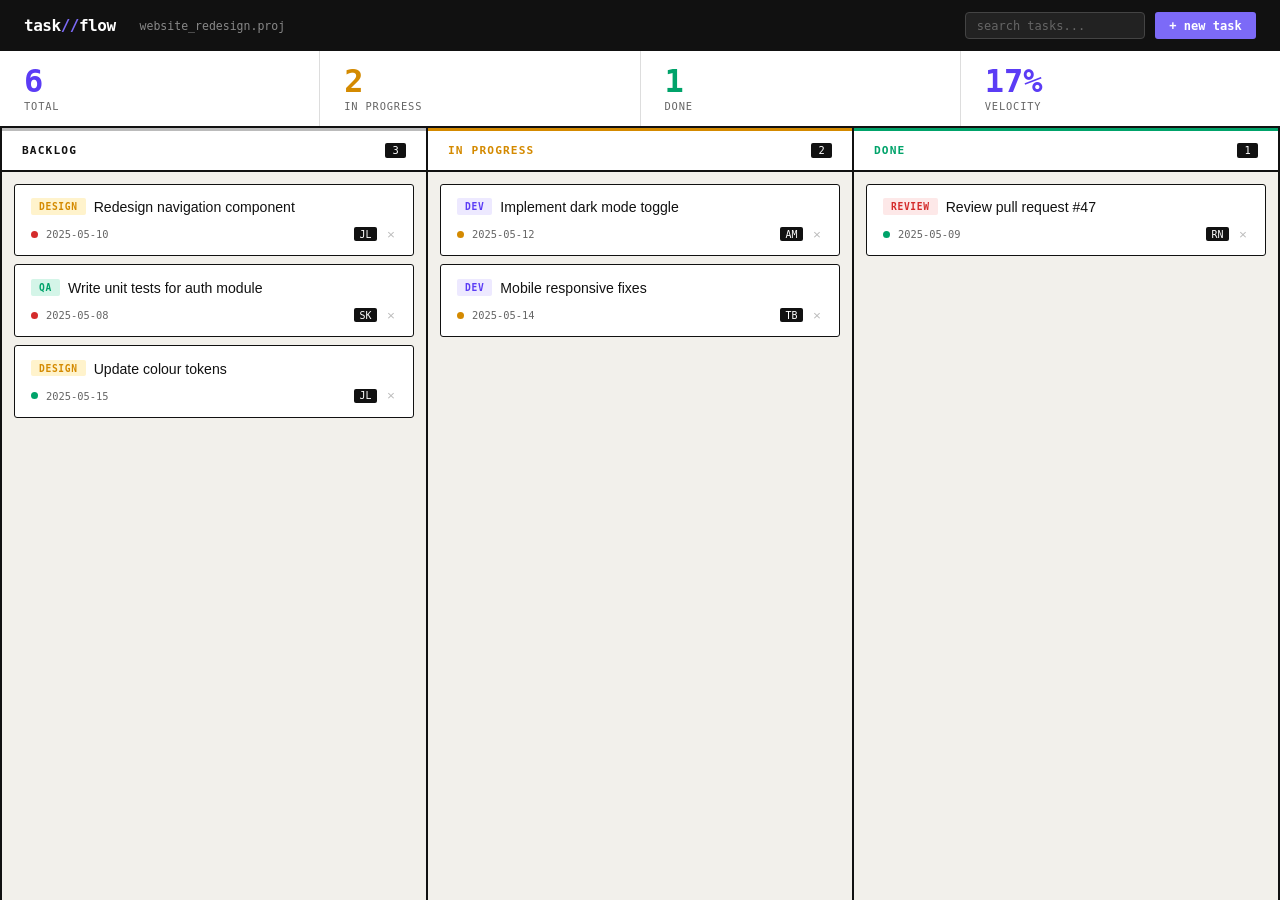
<file: taskflow-app/taskflow.html>
<!DOCTYPE html>
<html lang="en">
<head>
<meta charset="UTF-8"/>
<meta name="viewport" content="width=device-width,initial-scale=1.0"/>
<title>TaskFlow</title>
<link href="taskflow.css" rel="stylesheet"/>

</head>
<body>


<div class="topbar">
  <div class="topbar-logo">task<span>//</span>flow</div>
  <div class="topbar-meta" id="projLabel">website_redesign.proj</div>
  <div class="topbar-right">
    <input type="text" id="searchInput" placeholder="search tasks..." />
    <button class="btn-add" onclick="openModal()">+ new task</button>
  </div>
</div>

<div class="stats-strip">
  <div class="stat-item"><div class="stat-n" id="stTotal">0</div><div class="stat-label">Total</div></div>
  <div class="stat-item"><div class="stat-n a" id="stProg">0</div><div class="stat-label">In Progress</div></div>
  <div class="stat-item"><div class="stat-n g" id="stDone">0</div><div class="stat-label">Done</div></div>
  <div class="stat-item"><div class="stat-n" id="stPct">0%</div><div class="stat-label">Velocity</div></div>
</div>

<div class="board">
  <div class="col">
    <div class="col-head" style="border-top:3px solid var(--faint)">
      <span class="col-label">Backlog</span>
      <span class="col-n" id="cnt-todo">0</span>
    </div>
    <div class="col-body" id="col-todo"></div>
  </div>
  <div class="col">
    <div class="col-head" style="border-top:3px solid var(--amber)">
      <span class="col-label" style="color:var(--amber)">In Progress</span>
      <span class="col-n" id="cnt-inprogress">0</span>
    </div>
    <div class="col-body" id="col-inprogress"></div>
  </div>
  <div class="col">
    <div class="col-head" style="border-top:3px solid var(--green)">
      <span class="col-label" style="color:var(--green)">Done</span>
      <span class="col-n" id="cnt-done">0</span>
    </div>
    <div class="col-body" id="col-done"></div>
  </div>
</div>

<div class="overlay" id="overlay" onclick="if(event.target===this)closeModal()">
  <div class="modal">
    <h2>New Task</h2>
    <div class="fg"><label>Title</label><input type="text" id="tTitle" placeholder="What needs doing?"/></div>
    <div class="fg"><label>Category</label>
      <select id="tTag">
        <option value="dev">Development</option>
        <option value="design">Design</option>
        <option value="qa">QA / Testing</option>
        <option value="review">Review</option>
      </select>
    </div>
    <div class="fg"><label>Priority</label>
      <select id="tPri">
        <option value="high">High</option>
        <option value="med">Medium</option>
        <option value="low">Low</option>
      </select>
    </div>
    <div class="fg"><label>Due Date</label><input type="date" id="tDue"/></div>
    <div class="modal-btns">
      <button class="btn-cancel" onclick="closeModal()">cancel</button>
      <button class="btn-save" onclick="addTask()">save_task()</button>
    </div>
  </div>
</div>
<script src="taskflow.js"></script>
</body>
</html>
</file>
<file: index.css>
*, *::before, *::after { box-sizing: border-box; margin: 0; padding: 0; }
:root {
--ink: #f5f5f5;
--ink-soft: #cfcfcf;
--ink-muted: #9a9a9a;
--surface: #111111;
--surface-card: #1a1a1a;
--border: #2b2b2b;
--accent: #2e7d62;
--accent-light: #16352d;
--accent-pop: #4dbb95;
--gold: #d9a441;
--gold-light: #2a2417;
--tag-bg: #202020;
--tag-text: #d8d8d8;
--radius: 12px;
--radius-sm: 6px;
--mono: 'JetBrains Mono', monospace;
--serif: 'Playfair Display', Georgia, serif;
--sans: 'DM Sans', system-ui, sans-serif;
font-size: 16px;
}

body {
font-family: var(--sans);
background: var(--surface);
color: var(--ink);
line-height: 1.7;
min-height: 100vh;
}

/* ── NAV ── */
nav {
position: sticky;
top: 0;
z-index: 100;
background: rgba(17,17,17,0.92);
backdrop-filter: blur(12px);
border-bottom: 1px solid var(--border);
padding: 0 2rem;
display: flex;
align-items: center;
justify-content: space-between;
height: 60px;
}

.nav-logo {
font-family: var(--serif);
font-size: 1.2rem;
color: var(--ink);
text-decoration: none;
letter-spacing: -0.02em;
}
.nav-links {
display: flex;
gap: 2rem;
list-style: none;
}
.nav-links a {
font-size: 0.85rem;
font-weight: 500;
color: var(--ink-soft);
text-decoration: none;
letter-spacing: 0.04em;
text-transform: uppercase;
transition: color 0.2s;
}
.nav-links a:hover { color: var(--accent-pop); }
.nav-cta {
background: var(--accent);
color: #fff !important;
padding: 0.4rem 1rem;
border-radius: 100px;
transition: background 0.2s !important;
}
.nav-cta:hover { background: var(--accent-pop) !important; color: #fff !important; }
.hamburger { display: none; cursor: pointer; flex-direction: column; gap: 5px; background: none; border: none; }
.hamburger span { display: block; width: 22px; height: 2px; background: var(--ink); border-radius: 2px; transition: 0.3s; }

/* ── HERO ── */
.hero {
max-width: 1100px;
margin: 0 auto;
padding: 6rem 2rem 4rem;
display: grid;
grid-template-columns: 1fr 1fr;
gap: 4rem;
align-items: center;
}
.hero-label {
display: inline-flex;
align-items: center;
gap: 0.5rem;
font-family: var(--mono);
font-size: 0.75rem;
color: var(--accent-pop);
background: var(--accent-light);
border: 1px solid #b6d8cc;
border-radius: 100px;
padding: 0.25rem 0.75rem;
margin-bottom: 1.2rem;
letter-spacing: 0.05em;
}
.hero-label::before {
content: '';
width: 8px; height: 8px;
border-radius: 50%;
background: var(--accent-pop);
animation: pulse 2s infinite;
}
@keyframes pulse {
0%,100% { opacity:1; }
50% { opacity:0.4; }
}
.hero h1 {
font-family: var(--serif);
font-size: clamp(2.4rem, 4vw, 3.6rem);
line-height: 1.1;
letter-spacing: -0.03em;
color: var(--ink);
margin-bottom: 1.2rem;
}
.hero h1 em { color: var(--accent-pop); font-style: italic; }
.hero p {
font-size: 1.05rem;
color: var(--ink-soft);
margin-bottom: 2rem;
max-width: 460px;
line-height: 1.8;
}
.hero-actions { display: flex; gap: 1rem; flex-wrap: wrap; }
.btn-primary {
display: inline-flex;
align-items: center;
gap: 0.5rem;
background: var(--accent);
color: #fff;
font-family: var(--sans);
font-weight: 500;
font-size: 0.95rem;
padding: 0.75rem 1.5rem;
border-radius: 8px;
text-decoration: none;
border: none;
cursor: pointer;
transition: background 0.2s, transform 0.15s;
}
.btn-primary:hover { background: var(--accent-pop); transform: translateY(-1px); }
.btn-secondary {
display: inline-flex;
align-items: center;
gap: 0.5rem;
background: transparent;
color: var(--ink);
font-family: var(--sans);
font-weight: 500;
font-size: 0.95rem;
padding: 0.75rem 1.5rem;
border-radius: 8px;
text-decoration: none;
border: 1.5px solid var(--border);
cursor: pointer;
transition: border-color 0.2s, transform 0.15s;
}
.btn-secondary:hover { border-color: var(--accent-pop); color: var(--accent-pop); transform: translateY(-1px); }

/* Hero card */
.hero-card {
background: var(--surface-card);
border: 1px solid var(--border);
border-radius: 20px;
padding: 2rem;
position: relative;
overflow: hidden;
}
.hero-card::before {
content: '';
position: absolute;
top: -40px; right: -40px;
width: 160px; height: 160px;
border-radius: 50%;
background: var(--accent-light);
}
.avatar {
width: 72px; height: 72px;
border-radius: 50%;
background: linear-gradient(135deg, var(--accent), var(--accent-pop));
display: flex;
align-items: center;
justify-content: center;
font-family: var(--serif);
font-size: 1.6rem;
color: #fff;
margin-bottom: 1rem;
position: relative;
}
.hero-card h3 { font-family: var(--serif); font-size: 1.3rem; margin-bottom: 0.25rem; }
.hero-card .role { color: var(--ink-muted); font-size: 0.9rem; margin-bottom: 1.2rem; }
.stats-grid {
display: grid;
grid-template-columns: 1fr 1fr;
gap: 0.75rem;
margin-top: 1.2rem;
}
.stat-box {
background: var(--surface);
border-radius: var(--radius-sm);
padding: 0.75rem;
text-align: center;
}
.stat-box .num {
font-family: var(--mono);
font-size: 1.4rem;
font-weight: 500;
color: var(--accent-pop);
display: block;
}
.stat-box .lbl { font-size: 0.75rem; color: var(--ink-muted); }
.stack-pills {
display: flex;
flex-wrap: wrap;
gap: 0.4rem;
margin-top: 1rem;
}
.pill {
background: var(--tag-bg);
color: var(--tag-text);
font-family: var(--mono);
font-size: 0.7rem;
padding: 0.25rem 0.6rem;
border-radius: 100px;
border: 1px solid var(--border);
}

/* ── SECTION SHARED ── */
section { padding: 5rem 2rem; }
.container { max-width: 1100px; margin: 0 auto; }
.section-header { margin-bottom: 3rem; }
.section-eyebrow {
font-family: var(--mono);
font-size: 0.72rem;
letter-spacing: 0.12em;
text-transform: uppercase;
color: var(--accent-pop);
margin-bottom: 0.6rem;
}
.section-header h2 {
font-family: var(--serif);
font-size: clamp(1.8rem, 3vw, 2.6rem);
letter-spacing: -0.02em;
line-height: 1.15;
}
.section-header p { color: var(--ink-soft); margin-top: 0.75rem; max-width: 560px; line-height: 1.8; }

/* ── SKILLS ── */
#skills { 
  background: #161616; 
  border-top: 1px solid var(--border); 
  border-bottom: 1px solid var(--border); 
}
.skill-card {
background: var(--surface);
border: 1px solid var(--border);
border-radius: var(--radius);
padding: 1.5rem;
transition: border-color 0.2s, transform 0.2s;
}
.skill-card:hover { border-color: #b6d8cc; transform: translateY(-2px); }
.skill-icon {
width: 44px; height: 44px;
border-radius: 10px;
background: var(--accent-light);
display: flex;
align-items: center;
justify-content: center;
margin-bottom: 1rem;
font-size: 1.3rem;
}
.skill-card h4 { font-weight: 600; margin-bottom: 0.5rem; font-size: 1rem; }
.skill-tags { display: flex; flex-wrap: wrap; gap: 0.35rem; margin-top: 0.75rem; }
.skill-tag {
font-family: var(--mono);
font-size: 0.68rem;
padding: 0.2rem 0.55rem;
border-radius: 4px;
background: var(--tag-bg);
color: var(--tag-text);
border: 1px solid var(--border);
}

/* ── PROJECTS ── */
#projects { background: var(--surface); }
.projects-grid {
display: grid;
grid-template-columns: repeat(auto-fit, minmax(480px, 1fr));
gap: 2rem;
}
.project-card {
background: var(--surface-card);
border: 1px solid var(--border);
border-radius: 18px;
overflow: hidden;
transition: transform 0.25s, box-shadow 0.25s;
display: flex;
flex-direction: column;
}
.project-card:hover {
transform: translateY(-4px);
box-shadow: 0 16px 40px rgba(0,0,0,0.08);
}
.project-visual {
height: 200px;
display: flex;
align-items: center;
justify-content: center;
font-size: 3.5rem;
position: relative;
overflow: hidden;
}
.pv-1 { background: linear-gradient(135deg, #0f2027, #203a43, #2c5364); }
.pv-2 { background: linear-gradient(135deg, #1a0533, #2d1b69, #11998e); }
.pv-3 { background: linear-gradient(135deg, #3d0c02, #7b2d2d, #c8a96e); }
.pv-4 { background: linear-gradient(135deg, #0d1117, #1a2744, #0a3d62); }
.project-visual .proj-icon {
width: 80px; height: 80px;
border-radius: 20px;
background: rgba(255,255,255,0.12);
backdrop-filter: blur(8px);
border: 1px solid rgba(255,255,255,0.2);
display: flex;
align-items: center;
justify-content: center;
font-size: 2.2rem;
}
.proj-number {
position: absolute;
top: 1rem; left: 1.25rem;
font-family: var(--mono);
font-size: 0.7rem;
color: rgba(255,255,255,0.5);
letter-spacing: 0.1em;
}
.proj-live-badge {
position: absolute;
top: 1rem; right: 1.25rem;
background: rgba(255,255,255,0.15);
border: 1px solid rgba(255,255,255,0.25);
color: #fff;
font-size: 0.68rem;
font-family: var(--mono);
padding: 0.2rem 0.6rem;
border-radius: 100px;
backdrop-filter: blur(4px);
}
.project-body {
padding: 1.75rem;
flex: 1;
display: flex;
flex-direction: column;
}
.project-category {
font-family: var(--mono);
font-size: 0.7rem;
letter-spacing: 0.1em;
text-transform: uppercase;
color: var(--accent-pop);
margin-bottom: 0.5rem;
}
.project-body h3 {
font-family: var(--serif);
font-size: 1.45rem;
letter-spacing: -0.02em;
line-height: 1.2;
margin-bottom: 0.75rem;
}
.project-body > p {
color: var(--ink-soft);
font-size: 0.95rem;
line-height: 1.75;
margin-bottom: 1.25rem;
flex: 1;
}

/* Feature list */
.features-list {
list-style: none;
margin-bottom: 1.5rem;
display: flex;
flex-direction: column;
gap: 0.45rem;
}
.features-list li {
display: flex;
align-items: flex-start;
gap: 0.6rem;
font-size: 0.88rem;
color: var(--ink-soft);
line-height: 1.5;
}
.features-list li::before {
content: '✓';
color: var(--accent-pop);
font-weight: 700;
flex-shrink: 0;
margin-top: 1px;
}

/* Stack row */
.stack-row {
display: flex;
flex-wrap: wrap;
gap: 0.4rem;
margin-bottom: 1.5rem;
}
.tech-badge {
font-family: var(--mono);
font-size: 0.68rem;
padding: 0.25rem 0.6rem;
border-radius: 4px;
background: var(--tag-bg);
color: var(--tag-text);
border: 1px solid var(--border);
}
.tech-badge.be { background: #e8f2ef; color: var(--accent); border-color: #b6d8cc; }
.tech-badge.fe { background: var(--gold-light); color: #7a5c1a; border-color: #e8c87a; }

/* Project links */
.proj-links { display: flex; gap: 0.75rem; flex-wrap: wrap; }
.proj-link {
display: inline-flex;
align-items: center;
gap: 0.4rem;
font-size: 0.85rem;
font-weight: 500;
padding: 0.5rem 1rem;
border-radius: 7px;
text-decoration: none;
transition: all 0.15s;
}
.proj-link-primary {
background: var(--accent);
color: #fff;
}
.proj-link-primary:hover { background: var(--accent-pop); }
.proj-link-secondary {
background: transparent;
color: var(--ink);
border: 1.5px solid var(--border);
}
.proj-link-secondary:hover { border-color: var(--accent-pop); color: var(--accent-pop); }

/* Project separator */
.proj-sep {
height: 1px;
background: var(--border);
margin: 1.5rem 0;
}

/* ── EXPERIENCE ── */
#experience { 
  background: #161616; 
  border-top: 1px solid var(--border); 
}
.exp-list { display: flex; flex-direction: column; gap: 0; }
.exp-item {
display: grid;
grid-template-columns: 200px 1fr;
gap: 2rem;
padding: 2rem 0;
border-bottom: 1px solid var(--border);
}
.exp-item:first-child { border-top: 1px solid var(--border); }
.exp-meta { }
.exp-period {
font-family: var(--mono);
font-size: 0.78rem;
color: var(--ink-muted);
margin-bottom: 0.25rem;
}
.exp-company {
font-weight: 600;
font-size: 0.95rem;
color: var(--accent-pop);
margin-bottom: 0.25rem;
}
.exp-type {
font-size: 0.8rem;
color: var(--ink-muted);
background: var(--tag-bg);
border: 1px solid var(--border);
border-radius: 100px;
padding: 0.15rem 0.6rem;
display: inline-block;
}
.exp-content h4 {
font-family: var(--serif);
font-size: 1.15rem;
margin-bottom: 0.5rem;
letter-spacing: -0.01em;
}
.exp-content p { color: var(--ink-soft); font-size: 0.92rem; line-height: 1.75; }

/* ── EDUCATION ── */
#education { background: var(--surface); border-top: 1px solid var(--border); }
.edu-grid { display: grid; grid-template-columns: repeat(auto-fit, minmax(280px, 1fr)); gap: 1.25rem; }
.edu-card {
  background: var(--surface-card);
  border: 1px solid var(--border);
  border-radius: var(--radius);
  padding: 1.5rem;
}
.edu-icon { font-size: 1.5rem; margin-bottom: 0.75rem; }
.edu-card h4 { font-weight: 600; margin-bottom: 0.25rem; }
.edu-card .inst { color: var(--ink-muted); font-size: 0.85rem; margin-bottom: 0.35rem; }
.edu-card .year { font-family: var(--mono); font-size: 0.75rem; color: var(--accent-pop); }

/* ── CONTACT ── */
/* ── CONTACT ── */
#contact {
  background:#15382e;
  color: #fff;
  border-top: 1px solid rgba(255,255,255,0.08);
}

#contact .section-header h2 {
  color: #fff;
}

#contact .section-header p {
  color: rgba(255,255,255,0.72);
}

#contact .section-eyebrow {
  color: rgba(255,255,255,0.55);
}

.contact-grid {
  display: grid;
  grid-template-columns: 1fr 1fr;
  gap: 3rem;
  align-items: start;
}

.contact-info,
.contact-cta {
  background: rgba(255,255,255,0.04);
  border: 1px solid rgba(255,255,255,0.8);
  border-radius: 18px;
  padding: 2rem;
}

.contact-info {
  display: flex;
  flex-direction: column;
  gap: 1.25rem;
}

.contact-item {
  display: flex;
  align-items: flex-start;
  gap: 1rem;
}

.contact-item-icon {
  width: 46px;
  height: 46px;
  border-radius: 12px;
  background: rgba(255,255,255,0.6);
  display: flex;
  align-items: center;
  justify-content: center;
  font-size: 1.2rem;
  flex-shrink: 0;
}

.contact-item-text .lbl {
  font-family: var(--mono);
  font-size: 0.72rem;
  letter-spacing: 0.08em;
  text-transform: uppercase;
  color: rgba(255,255,255,0.55);
  margin-bottom: 0.3rem;
}

.contact-item-text .val {
  color: #fff;
  text-decoration: none;
  font-size: 0.95rem;
  line-height: 1.6;
  word-break: break-word;
}

.contact-item-text .val:hover {
  color: #d7f5ea;
  text-decoration: underline;
}

.contact-cta h3 {
  font-family: var(--serif);
  font-size: 1.6rem;
  margin-bottom: 0.75rem;
  color: #fff;
}

.contact-cta p {
  color: rgba(255,255,255,0.78);
  line-height: 1.8;
  margin-bottom: 1.5rem;
  max-width: 420px;
}

.contact-item-icon svg {
  width: 20px;
  height: 20px;
  display: block;
}

.btn {
  display: inline-block;
  padding: 0.85rem 1.3rem;
  background: rgba(255, 255, 255, 0.08);
  color: var(--accent);
  text-decoration: none;
  border-radius: 10px;
  font-size: 0.95rem;
  font-weight: 600;
  border: 1px solid rgba(255, 255, 255, 0.12);
  transition: transform 0.18s ease, opacity 0.18s ease;
}

.btn:hover {
  transform: translateY(-2px);
  background: rgba(255, 255, 255, 0.12);
  background-color: rgba(255, 255, 255, 0.18);
  opacity: 0.92;
}

/* ── FOOTER ── */
footer {
background: #0d1a15;
color: rgba(255,255,255,0.5);
text-align: center;
padding: 2rem;
font-size: 0.82rem;
font-family: var(--mono);
}
footer a { color: rgba(255,255,255,0.6); text-decoration: none; }
footer a:hover { color: #fff; }

/* ── MOBILE ── */
@media (max-width: 768px) {
.nav-links { display: none; }
.nav-links.open {
display: flex;
flex-direction: column;
position: fixed;
top: 60px; left: 0; right: 0;
background: var(--surface);
border-bottom: 1px solid var(--border);
padding: 1.5rem 2rem;
gap: 1rem;
z-index: 99;
}
.hamburger { display: flex; }
.hero {
grid-template-columns: 1fr;
padding: 3rem 1.5rem 2.5rem;
gap: 2.5rem;
}
.hero-card { order: -1; }
.projects-grid { grid-template-columns: 1fr; }
.exp-item { grid-template-columns: 1fr; gap: 0.75rem; }
.contact-grid { grid-template-columns: 1fr; gap: 2.5rem; }
.form-row { grid-template-columns: 1fr; }
section { padding: 3.5rem 1.5rem; }
}
@media (max-width: 480px) {
.hero h1 { font-size: 2rem; }
.stats-grid { grid-template-columns: 1fr 1fr; }
}
/* =========================
   DARK MODE
========================= */

.dark-mode {
  --ink: #f5f5f5;
  --ink-soft: #cfcfcf;
  --ink-muted: #9a9a9a;

  --surface: #111111;
  --surface-card: #1a1a1a;
  --border: #2b2b2b;

  --accent: #2e7d62;
  --accent-light: #16352d;
  --accent-pop: #4dbb95;

  --gold: #d9a441;
  --gold-light: #2a2417;

  --tag-bg: #202020;
  --tag-text: #d8d8d8;
}

/* General */
.dark-mode body {
  background: var(--surface);
  color: var(--ink);
}

.dark-mode nav {
  background: rgba(17,17,17,0.92);
  border-bottom: 1px solid var(--border);
}

.dark-mode .darkModeToggle {
  background: rgba(17,17,17,0.92);
  color: var(--ink);
}

.dark-mode .nav-logo {
  color: var(--ink);
}

.dark-mode .nav-links a {
  color: var(--ink-soft);
}

.dark-mode .nav-links a:hover {
  color: var(--accent-pop);
}

.dark-mode .hamburger span {
  background: var(--ink);
}

/* Hero */
.dark-mode .hero h1 {
  color: var(--ink);
}

.dark-mode .hero p {
  color: var(--ink-soft);
}

.dark-mode .hero-label {
  background: var(--accent-light);
  border: 1px solid #245847;
  color: var(--accent-pop);
}

.dark-mode .hero-card {
  background: var(--surface-card);
  border: 1px solid var(--border);
}

.dark-mode .hero-card::before {
  background: var(--accent-light);
}

.dark-mode .hero-card h3 {
  color: var(--ink);
}

.dark-mode .hero-card .role {
  color: var(--ink-muted);
}

.dark-mode .stat-box {
  background: var(--surface);
}

.dark-mode .stat-box .lbl {
  color: var(--ink-muted);
}

.dark-mode .pill {
  background: var(--tag-bg);
  color: var(--tag-text);
  border: 1px solid var(--border);
}

/* Shared sections */
.dark-mode section {
  background: var(--surface);
  color: var(--ink);
}

.dark-mode .section-header h2 {
  color: var(--ink);
}

.dark-mode .section-header p {
  color: var(--ink-soft);
}

.dark-mode .section-eyebrow {
  color: var(--accent-pop);
}

/* Skills */
.dark-mode #skills {
  background: #161616;
  border-top: 1px solid var(--border);
  border-bottom: 1px solid var(--border);
}

.dark-mode .skill-card {
  background: var(--surface-card);
  border: 1px solid var(--border);
}

.dark-mode .skill-card:hover {
  border-color: #245847;
}

.dark-mode .skill-icon {
  background: var(--accent-light);
}

.dark-mode .skill-card h4 {
  color: var(--ink);
}

.dark-mode .skill-tag {
  background: var(--tag-bg);
  color: var(--tag-text);
  border: 1px solid var(--border);
}

/* Projects */
.dark-mode #projects {
  background: var(--surface);
}

.dark-mode .project-card {
  background: var(--surface-card);
  border: 1px solid var(--border);
}

.dark-mode .project-card:hover {
  box-shadow: 0 16px 40px rgba(0,0,0,0.35);
}

.dark-mode .project-body h3 {
  color: var(--ink);
}

.dark-mode .project-body > p {
  color: var(--ink-soft);
}

.dark-mode .features-list li {
  color: var(--ink-soft);
}

.dark-mode .tech-badge {
  background: var(--tag-bg);
  color: var(--tag-text);
  border: 1px solid var(--border);
}

.dark-mode .tech-badge.be {
  background: #16352d;
  color: #7ce0bc;
  border-color: #245847;
}

.dark-mode .tech-badge.fe {
  background: #2a2417;
  color: #e7bf68;
  border-color: #6b5422;
}

.dark-mode .proj-link-secondary {
  color: var(--ink);
  border: 1.5px solid var(--border);
}

.dark-mode .proj-link-secondary:hover {
  border-color: var(--accent-pop);
  color: var(--accent-pop);
}

.dark-mode .proj-sep {
  background: var(--border);
}

/* Experience */
.dark-mode #experience {
  background: #161616;
  border-top: 1px solid var(--border);
}

.dark-mode .exp-item {
  border-bottom: 1px solid var(--border);
}

.dark-mode .exp-item:first-child {
  border-top: 1px solid var(--border);
}

.dark-mode .exp-period,
.dark-mode .exp-type {
  color: var(--ink-muted);
}

.dark-mode .exp-type {
  background: var(--tag-bg);
  border: 1px solid var(--border);
}

.dark-mode .exp-content h4 {
  color: var(--ink);
}

.dark-mode .exp-content p {
  color: var(--ink-soft);
}

/* Education */
.dark-mode #education {
  background: var(--surface);
  border-top: 1px solid var(--border);
}

.dark-mode .edu-card {
  background: var(--surface-card);
  border: 1px solid var(--border);
}

.dark-mode .edu-card h4 {
  color: var(--ink);
}

.dark-mode .edu-card .inst {
  color: var(--ink-muted);
}

/* Contact */
.dark-mode #contact {
  background: #15382e;
}

.dark-mode #contact .section-eyebrow {
  color: rgba(255,255,255,0.6);
}

.dark-mode #contact .section-header h2 {
  color: #fff;
}

.dark-mode #contact .section-header p {
  color: rgba(255,255,255,0.78);
}

.dark-mode .contact-item-text .val {
  color: #fff;
}

.dark-mode .form-field input,
.dark-mode .form-field textarea {
  background: rgba(255,255,255,0.08);
  border: 1px solid rgba(255,255,255,0.18);
  color: #fff;
}

.dark-mode .form-field input::placeholder,
.dark-mode .form-field textarea::placeholder {
  color: rgba(255,255,255,0.35);
}

.dark-mode .form-field input:focus,
.dark-mode .form-field textarea:focus {
  border-color: rgba(255,255,255,0.55);
}

.dark-mode .btn-white {
  background: #fff;
  color: var(--accent);
}

/* Footer */
.dark-mode footer {
  background: #0a0a0a;
  color: rgba(255,255,255,0.55);
}

.dark-mode footer a {
  color: rgba(255,255,255,0.65);
}

.dark-mode footer a:hover {
  color: #fff;
}

/* Mobile nav */
@media (max-width: 768px) {
  .dark-mode .nav-links.open {
    background: var(--surface);
    border-bottom: 1px solid var(--border);
  }
}
</file>
<file: zahra-portfolio/style.css>
*, *::before, *::after { box-sizing: border-box; margin: 0; padding: 0; }
:root {
--ink: #f5f5f5;
--ink-soft: #cfcfcf;
--ink-muted: #9a9a9a;
--surface: #111111;
--surface-card: #1a1a1a;
--border: #2b2b2b;
--accent: #2e7d62;
--accent-light: #16352d;
--accent-pop: #4dbb95;
--gold: #d9a441;
--gold-light: #2a2417;
--tag-bg: #202020;
--tag-text: #d8d8d8;
--radius: 12px;
--radius-sm: 6px;
--mono: 'JetBrains Mono', monospace;
--serif: 'Playfair Display', Georgia, serif;
--sans: 'DM Sans', system-ui, sans-serif;
font-size: 16px;
}

body {
font-family: var(--sans);
background: var(--surface);
color: var(--ink);
line-height: 1.7;
min-height: 100vh;
}

/* ── NAV ── */
nav {
position: sticky;
top: 0;
z-index: 100;
background: rgba(17,17,17,0.92);
backdrop-filter: blur(12px);
border-bottom: 1px solid var(--border);
padding: 0 2rem;
display: flex;
align-items: center;
justify-content: space-between;
height: 60px;
}

.nav-logo {
font-family: var(--serif);
font-size: 1.2rem;
color: var(--ink);
text-decoration: none;
letter-spacing: -0.02em;
}
.nav-links {
display: flex;
gap: 2rem;
list-style: none;
}
.nav-links a {
font-size: 0.85rem;
font-weight: 500;
color: var(--ink-soft);
text-decoration: none;
letter-spacing: 0.04em;
text-transform: uppercase;
transition: color 0.2s;
}
.nav-links a:hover { color: var(--accent-pop); }
.nav-cta {
background: var(--accent);
color: #fff !important;
padding: 0.4rem 1rem;
border-radius: 100px;
transition: background 0.2s !important;
}
.nav-cta:hover { background: var(--accent-pop) !important; color: #fff !important; }
.hamburger { display: none; cursor: pointer; flex-direction: column; gap: 5px; background: none; border: none; }
.hamburger span { display: block; width: 22px; height: 2px; background: var(--ink); border-radius: 2px; transition: 0.3s; }

/* ── HERO ── */
.hero {
max-width: 1100px;
margin: 0 auto;
padding: 6rem 2rem 4rem;
display: grid;
grid-template-columns: 1fr 1fr;
gap: 4rem;
align-items: center;
}
.hero-label {
display: inline-flex;
align-items: center;
gap: 0.5rem;
font-family: var(--mono);
font-size: 0.75rem;
color: var(--accent-pop);
background: var(--accent-light);
border: 1px solid #b6d8cc;
border-radius: 100px;
padding: 0.25rem 0.75rem;
margin-bottom: 1.2rem;
letter-spacing: 0.05em;
}
.hero-label::before {
content: '';
width: 8px; height: 8px;
border-radius: 50%;
background: var(--accent-pop);
animation: pulse 2s infinite;
}
@keyframes pulse {
0%,100% { opacity:1; }
50% { opacity:0.4; }
}
.hero h1 {
font-family: var(--serif);
font-size: clamp(2.4rem, 4vw, 3.6rem);
line-height: 1.1;
letter-spacing: -0.03em;
color: var(--ink);
margin-bottom: 1.2rem;
}
.hero h1 em { color: var(--accent-pop); font-style: italic; }
.hero p {
font-size: 1.05rem;
color: var(--ink-soft);
margin-bottom: 2rem;
max-width: 460px;
line-height: 1.8;
}
.hero-actions { display: flex; gap: 1rem; flex-wrap: wrap; }
.btn-primary {
display: inline-flex;
align-items: center;
gap: 0.5rem;
background: var(--accent);
color: #fff;
font-family: var(--sans);
font-weight: 500;
font-size: 0.95rem;
padding: 0.75rem 1.5rem;
border-radius: 8px;
text-decoration: none;
border: none;
cursor: pointer;
transition: background 0.2s, transform 0.15s;
}
.btn-primary:hover { background: var(--accent-pop); transform: translateY(-1px); }
.btn-secondary {
display: inline-flex;
align-items: center;
gap: 0.5rem;
background: transparent;
color: var(--ink);
font-family: var(--sans);
font-weight: 500;
font-size: 0.95rem;
padding: 0.75rem 1.5rem;
border-radius: 8px;
text-decoration: none;
border: 1.5px solid var(--border);
cursor: pointer;
transition: border-color 0.2s, transform 0.15s;
}
.btn-secondary:hover { border-color: var(--accent-pop); color: var(--accent-pop); transform: translateY(-1px); }

/* Hero card */
.hero-card {
background: var(--surface-card);
border: 1px solid var(--border);
border-radius: 20px;
padding: 2rem;
position: relative;
overflow: hidden;
}
.hero-card::before {
content: '';
position: absolute;
top: -40px; right: -40px;
width: 160px; height: 160px;
border-radius: 50%;
background: var(--accent-light);
}
.avatar {
width: 72px; height: 72px;
border-radius: 50%;
background: linear-gradient(135deg, var(--accent), var(--accent-pop));
display: flex;
align-items: center;
justify-content: center;
font-family: var(--serif);
font-size: 1.6rem;
color: #fff;
margin-bottom: 1rem;
position: relative;
}
.hero-card h3 { font-family: var(--serif); font-size: 1.3rem; margin-bottom: 0.25rem; }
.hero-card .role { color: var(--ink-muted); font-size: 0.9rem; margin-bottom: 1.2rem; }
.stats-grid {
display: grid;
grid-template-columns: 1fr 1fr;
gap: 0.75rem;
margin-top: 1.2rem;
}
.stat-box {
background: var(--surface);
border-radius: var(--radius-sm);
padding: 0.75rem;
text-align: center;
}
.stat-box .num {
font-family: var(--mono);
font-size: 1.4rem;
font-weight: 500;
color: var(--accent-pop);
display: block;
}
.stat-box .lbl { font-size: 0.75rem; color: var(--ink-muted); }
.stack-pills {
display: flex;
flex-wrap: wrap;
gap: 0.4rem;
margin-top: 1rem;
}
.pill {
background: var(--tag-bg);
color: var(--tag-text);
font-family: var(--mono);
font-size: 0.7rem;
padding: 0.25rem 0.6rem;
border-radius: 100px;
border: 1px solid var(--border);
}

/* ── SECTION SHARED ── */
section { padding: 5rem 2rem; }
.container { max-width: 1100px; margin: 0 auto; }
.section-header { margin-bottom: 3rem; }
.section-eyebrow {
font-family: var(--mono);
font-size: 0.72rem;
letter-spacing: 0.12em;
text-transform: uppercase;
color: var(--accent-pop);
margin-bottom: 0.6rem;
}
.section-header h2 {
font-family: var(--serif);
font-size: clamp(1.8rem, 3vw, 2.6rem);
letter-spacing: -0.02em;
line-height: 1.15;
}
.section-header p { color: var(--ink-soft); margin-top: 0.75rem; max-width: 560px; line-height: 1.8; }

/* ── SKILLS ── */
#skills { 
  background: #161616; 
  border-top: 1px solid var(--border); 
  border-bottom: 1px solid var(--border); 
}
.skill-card {
background: var(--surface);
border: 1px solid var(--border);
border-radius: var(--radius);
padding: 1.5rem;
transition: border-color 0.2s, transform 0.2s;
}
.skill-card:hover { border-color: #b6d8cc; transform: translateY(-2px); }
.skill-icon {
width: 44px; height: 44px;
border-radius: 10px;
background: var(--accent-light);
display: flex;
align-items: center;
justify-content: center;
margin-bottom: 1rem;
font-size: 1.3rem;
}
.skill-card h4 { font-weight: 600; margin-bottom: 0.5rem; font-size: 1rem; }
.skill-tags { display: flex; flex-wrap: wrap; gap: 0.35rem; margin-top: 0.75rem; }
.skill-tag {
font-family: var(--mono);
font-size: 0.68rem;
padding: 0.2rem 0.55rem;
border-radius: 4px;
background: var(--tag-bg);
color: var(--tag-text);
border: 1px solid var(--border);
}

/* ── PROJECTS ── */
#projects { background: var(--surface); }
.projects-grid {
display: grid;
grid-template-columns: repeat(auto-fit, minmax(480px, 1fr));
gap: 2rem;
}
.project-card {
background: var(--surface-card);
border: 1px solid var(--border);
border-radius: 18px;
overflow: hidden;
transition: transform 0.25s, box-shadow 0.25s;
display: flex;
flex-direction: column;
}
.project-card:hover {
transform: translateY(-4px);
box-shadow: 0 16px 40px rgba(0,0,0,0.08);
}
.project-visual {
height: 200px;
display: flex;
align-items: center;
justify-content: center;
font-size: 3.5rem;
position: relative;
overflow: hidden;
}
.pv-1 { background: linear-gradient(135deg, #0f2027, #203a43, #2c5364); }
.pv-2 { background: linear-gradient(135deg, #1a0533, #2d1b69, #11998e); }
.pv-3 { background: linear-gradient(135deg, #3d0c02, #7b2d2d, #c8a96e); }
.pv-4 { background: linear-gradient(135deg, #0d1117, #1a2744, #0a3d62); }
.project-visual .proj-icon {
width: 80px; height: 80px;
border-radius: 20px;
background: rgba(255,255,255,0.12);
backdrop-filter: blur(8px);
border: 1px solid rgba(255,255,255,0.2);
display: flex;
align-items: center;
justify-content: center;
font-size: 2.2rem;
}
.proj-number {
position: absolute;
top: 1rem; left: 1.25rem;
font-family: var(--mono);
font-size: 0.7rem;
color: rgba(255,255,255,0.5);
letter-spacing: 0.1em;
}
.proj-live-badge {
position: absolute;
top: 1rem; right: 1.25rem;
background: rgba(255,255,255,0.15);
border: 1px solid rgba(255,255,255,0.25);
color: #fff;
font-size: 0.68rem;
font-family: var(--mono);
padding: 0.2rem 0.6rem;
border-radius: 100px;
backdrop-filter: blur(4px);
}
.project-body {
padding: 1.75rem;
flex: 1;
display: flex;
flex-direction: column;
}
.project-category {
font-family: var(--mono);
font-size: 0.7rem;
letter-spacing: 0.1em;
text-transform: uppercase;
color: var(--accent-pop);
margin-bottom: 0.5rem;
}
.project-body h3 {
font-family: var(--serif);
font-size: 1.45rem;
letter-spacing: -0.02em;
line-height: 1.2;
margin-bottom: 0.75rem;
}
.project-body > p {
color: var(--ink-soft);
font-size: 0.95rem;
line-height: 1.75;
margin-bottom: 1.25rem;
flex: 1;
}

/* Feature list */
.features-list {
list-style: none;
margin-bottom: 1.5rem;
display: flex;
flex-direction: column;
gap: 0.45rem;
}
.features-list li {
display: flex;
align-items: flex-start;
gap: 0.6rem;
font-size: 0.88rem;
color: var(--ink-soft);
line-height: 1.5;
}
.features-list li::before {
content: '✓';
color: var(--accent-pop);
font-weight: 700;
flex-shrink: 0;
margin-top: 1px;
}

/* Stack row */
.stack-row {
display: flex;
flex-wrap: wrap;
gap: 0.4rem;
margin-bottom: 1.5rem;
}
.tech-badge {
font-family: var(--mono);
font-size: 0.68rem;
padding: 0.25rem 0.6rem;
border-radius: 4px;
background: var(--tag-bg);
color: var(--tag-text);
border: 1px solid var(--border);
}
.tech-badge.be { background: #e8f2ef; color: var(--accent); border-color: #b6d8cc; }
.tech-badge.fe { background: var(--gold-light); color: #7a5c1a; border-color: #e8c87a; }

/* Project links */
.proj-links { display: flex; gap: 0.75rem; flex-wrap: wrap; }
.proj-link {
display: inline-flex;
align-items: center;
gap: 0.4rem;
font-size: 0.85rem;
font-weight: 500;
padding: 0.5rem 1rem;
border-radius: 7px;
text-decoration: none;
transition: all 0.15s;
}
.proj-link-primary {
background: var(--accent);
color: #fff;
}
.proj-link-primary:hover { background: var(--accent-pop); }
.proj-link-secondary {
background: transparent;
color: var(--ink);
border: 1.5px solid var(--border);
}
.proj-link-secondary:hover { border-color: var(--accent-pop); color: var(--accent-pop); }

/* Project separator */
.proj-sep {
height: 1px;
background: var(--border);
margin: 1.5rem 0;
}

/* ── EXPERIENCE ── */
#experience { 
  background: #161616; 
  border-top: 1px solid var(--border); 
}
.exp-list { display: flex; flex-direction: column; gap: 0; }
.exp-item {
display: grid;
grid-template-columns: 200px 1fr;
gap: 2rem;
padding: 2rem 0;
border-bottom: 1px solid var(--border);
}
.exp-item:first-child { border-top: 1px solid var(--border); }
.exp-meta { }
.exp-period {
font-family: var(--mono);
font-size: 0.78rem;
color: var(--ink-muted);
margin-bottom: 0.25rem;
}
.exp-company {
font-weight: 600;
font-size: 0.95rem;
color: var(--accent-pop);
margin-bottom: 0.25rem;
}
.exp-type {
font-size: 0.8rem;
color: var(--ink-muted);
background: var(--tag-bg);
border: 1px solid var(--border);
border-radius: 100px;
padding: 0.15rem 0.6rem;
display: inline-block;
}
.exp-content h4 {
font-family: var(--serif);
font-size: 1.15rem;
margin-bottom: 0.5rem;
letter-spacing: -0.01em;
}
.exp-content p { color: var(--ink-soft); font-size: 0.92rem; line-height: 1.75; }

/* ── EDUCATION ── */
#education { background: var(--surface); border-top: 1px solid var(--border); }
.edu-grid { display: grid; grid-template-columns: repeat(auto-fit, minmax(280px, 1fr)); gap: 1.25rem; }
.edu-card {
  background: var(--surface-card);
  border: 1px solid var(--border);
  border-radius: var(--radius);
  padding: 1.5rem;
}
.edu-icon { font-size: 1.5rem; margin-bottom: 0.75rem; }
.edu-card h4 { font-weight: 600; margin-bottom: 0.25rem; }
.edu-card .inst { color: var(--ink-muted); font-size: 0.85rem; margin-bottom: 0.35rem; }
.edu-card .year { font-family: var(--mono); font-size: 0.75rem; color: var(--accent-pop); }

/* ── CONTACT ── */
/* ── CONTACT ── */
#contact {
  background:#15382e;
  color: #fff;
  border-top: 1px solid rgba(255,255,255,0.08);
}

#contact .section-header h2 {
  color: #fff;
}

#contact .section-header p {
  color: rgba(255,255,255,0.72);
}

#contact .section-eyebrow {
  color: rgba(255,255,255,0.55);
}

.contact-grid {
  display: grid;
  grid-template-columns: 1fr 1fr;
  gap: 3rem;
  align-items: start;
}

.contact-info,
.contact-cta {
  background: rgba(255,255,255,0.04);
  border: 1px solid rgba(255,255,255,0.8);
  border-radius: 18px;
  padding: 2rem;
}

.contact-info {
  display: flex;
  flex-direction: column;
  gap: 1.25rem;
}

.contact-item {
  display: flex;
  align-items: flex-start;
  gap: 1rem;
}

.contact-item-icon {
  width: 46px;
  height: 46px;
  border-radius: 12px;
  background: rgba(255,255,255,0.6);
  display: flex;
  align-items: center;
  justify-content: center;
  font-size: 1.2rem;
  flex-shrink: 0;
}

.contact-item-text .lbl {
  font-family: var(--mono);
  font-size: 0.72rem;
  letter-spacing: 0.08em;
  text-transform: uppercase;
  color: rgba(255,255,255,0.55);
  margin-bottom: 0.3rem;
}

.contact-item-text .val {
  color: #fff;
  text-decoration: none;
  font-size: 0.95rem;
  line-height: 1.6;
  word-break: break-word;
}

.contact-item-text .val:hover {
  color: #d7f5ea;
  text-decoration: underline;
}

.contact-cta h3 {
  font-family: var(--serif);
  font-size: 1.6rem;
  margin-bottom: 0.75rem;
  color: #fff;
}

.contact-cta p {
  color: rgba(255,255,255,0.78);
  line-height: 1.8;
  margin-bottom: 1.5rem;
  max-width: 420px;
}

.contact-item-icon svg {
  width: 20px;
  height: 20px;
  display: block;
}

.btn {
  display: inline-block;
  padding: 0.85rem 1.3rem;
  background: rgba(255, 255, 255, 0.08);
  color: var(--accent);
  text-decoration: none;
  border-radius: 10px;
  font-size: 0.95rem;
  font-weight: 600;
  border: 1px solid rgba(255, 255, 255, 0.12);
  transition: transform 0.18s ease, opacity 0.18s ease;
}

.btn:hover {
  transform: translateY(-2px);
  background: rgba(255, 255, 255, 0.12);
  background-color: rgba(255, 255, 255, 0.18);
  opacity: 0.92;
}

/* ── FOOTER ── */
footer {
background: #0d1a15;
color: rgba(255,255,255,0.5);
text-align: center;
padding: 2rem;
font-size: 0.82rem;
font-family: var(--mono);
}
footer a { color: rgba(255,255,255,0.6); text-decoration: none; }
footer a:hover { color: #fff; }

/* ── MOBILE ── */
@media (max-width: 768px) {
.nav-links { display: none; }
.nav-links.open {
display: flex;
flex-direction: column;
position: fixed;
top: 60px; left: 0; right: 0;
background: var(--surface);
border-bottom: 1px solid var(--border);
padding: 1.5rem 2rem;
gap: 1rem;
z-index: 99;
}
.hamburger { display: flex; }
.hero {
grid-template-columns: 1fr;
padding: 3rem 1.5rem 2.5rem;
gap: 2.5rem;
}
.hero-card { order: -1; }
.projects-grid { grid-template-columns: 1fr; }
.exp-item { grid-template-columns: 1fr; gap: 0.75rem; }
.contact-grid { grid-template-columns: 1fr; gap: 2.5rem; }
.form-row { grid-template-columns: 1fr; }
section { padding: 3.5rem 1.5rem; }
}
@media (max-width: 480px) {
.hero h1 { font-size: 2rem; }
.stats-grid { grid-template-columns: 1fr 1fr; }
}
/* =========================
   DARK MODE
========================= */

.dark-mode {
  --ink: #f5f5f5;
  --ink-soft: #cfcfcf;
  --ink-muted: #9a9a9a;

  --surface: #111111;
  --surface-card: #1a1a1a;
  --border: #2b2b2b;

  --accent: #2e7d62;
  --accent-light: #16352d;
  --accent-pop: #4dbb95;

  --gold: #d9a441;
  --gold-light: #2a2417;

  --tag-bg: #202020;
  --tag-text: #d8d8d8;
}

/* General */
.dark-mode body {
  background: var(--surface);
  color: var(--ink);
}

.dark-mode nav {
  background: rgba(17,17,17,0.92);
  border-bottom: 1px solid var(--border);
}

.dark-mode .darkModeToggle {
  background: rgba(17,17,17,0.92);
  color: var(--ink);
}

.dark-mode .nav-logo {
  color: var(--ink);
}

.dark-mode .nav-links a {
  color: var(--ink-soft);
}

.dark-mode .nav-links a:hover {
  color: var(--accent-pop);
}

.dark-mode .hamburger span {
  background: var(--ink);
}

/* Hero */
.dark-mode .hero h1 {
  color: var(--ink);
}

.dark-mode .hero p {
  color: var(--ink-soft);
}

.dark-mode .hero-label {
  background: var(--accent-light);
  border: 1px solid #245847;
  color: var(--accent-pop);
}

.dark-mode .hero-card {
  background: var(--surface-card);
  border: 1px solid var(--border);
}

.dark-mode .hero-card::before {
  background: var(--accent-light);
}

.dark-mode .hero-card h3 {
  color: var(--ink);
}

.dark-mode .hero-card .role {
  color: var(--ink-muted);
}

.dark-mode .stat-box {
  background: var(--surface);
}

.dark-mode .stat-box .lbl {
  color: var(--ink-muted);
}

.dark-mode .pill {
  background: var(--tag-bg);
  color: var(--tag-text);
  border: 1px solid var(--border);
}

/* Shared sections */
.dark-mode section {
  background: var(--surface);
  color: var(--ink);
}

.dark-mode .section-header h2 {
  color: var(--ink);
}

.dark-mode .section-header p {
  color: var(--ink-soft);
}

.dark-mode .section-eyebrow {
  color: var(--accent-pop);
}

/* Skills */
.dark-mode #skills {
  background: #161616;
  border-top: 1px solid var(--border);
  border-bottom: 1px solid var(--border);
}

.dark-mode .skill-card {
  background: var(--surface-card);
  border: 1px solid var(--border);
}

.dark-mode .skill-card:hover {
  border-color: #245847;
}

.dark-mode .skill-icon {
  background: var(--accent-light);
}

.dark-mode .skill-card h4 {
  color: var(--ink);
}

.dark-mode .skill-tag {
  background: var(--tag-bg);
  color: var(--tag-text);
  border: 1px solid var(--border);
}

/* Projects */
.dark-mode #projects {
  background: var(--surface);
}

.dark-mode .project-card {
  background: var(--surface-card);
  border: 1px solid var(--border);
}

.dark-mode .project-card:hover {
  box-shadow: 0 16px 40px rgba(0,0,0,0.35);
}

.dark-mode .project-body h3 {
  color: var(--ink);
}

.dark-mode .project-body > p {
  color: var(--ink-soft);
}

.dark-mode .features-list li {
  color: var(--ink-soft);
}

.dark-mode .tech-badge {
  background: var(--tag-bg);
  color: var(--tag-text);
  border: 1px solid var(--border);
}

.dark-mode .tech-badge.be {
  background: #16352d;
  color: #7ce0bc;
  border-color: #245847;
}

.dark-mode .tech-badge.fe {
  background: #2a2417;
  color: #e7bf68;
  border-color: #6b5422;
}

.dark-mode .proj-link-secondary {
  color: var(--ink);
  border: 1.5px solid var(--border);
}

.dark-mode .proj-link-secondary:hover {
  border-color: var(--accent-pop);
  color: var(--accent-pop);
}

.dark-mode .proj-sep {
  background: var(--border);
}

/* Experience */
.dark-mode #experience {
  background: #161616;
  border-top: 1px solid var(--border);
}

.dark-mode .exp-item {
  border-bottom: 1px solid var(--border);
}

.dark-mode .exp-item:first-child {
  border-top: 1px solid var(--border);
}

.dark-mode .exp-period,
.dark-mode .exp-type {
  color: var(--ink-muted);
}

.dark-mode .exp-type {
  background: var(--tag-bg);
  border: 1px solid var(--border);
}

.dark-mode .exp-content h4 {
  color: var(--ink);
}

.dark-mode .exp-content p {
  color: var(--ink-soft);
}

/* Education */
.dark-mode #education {
  background: var(--surface);
  border-top: 1px solid var(--border);
}

.dark-mode .edu-card {
  background: var(--surface-card);
  border: 1px solid var(--border);
}

.dark-mode .edu-card h4 {
  color: var(--ink);
}

.dark-mode .edu-card .inst {
  color: var(--ink-muted);
}

/* Contact */
.dark-mode #contact {
  background: #15382e;
}

.dark-mode #contact .section-eyebrow {
  color: rgba(255,255,255,0.6);
}

.dark-mode #contact .section-header h2 {
  color: #fff;
}

.dark-mode #contact .section-header p {
  color: rgba(255,255,255,0.78);
}

.dark-mode .contact-item-text .val {
  color: #fff;
}

.dark-mode .form-field input,
.dark-mode .form-field textarea {
  background: rgba(255,255,255,0.08);
  border: 1px solid rgba(255,255,255,0.18);
  color: #fff;
}

.dark-mode .form-field input::placeholder,
.dark-mode .form-field textarea::placeholder {
  color: rgba(255,255,255,0.35);
}

.dark-mode .form-field input:focus,
.dark-mode .form-field textarea:focus {
  border-color: rgba(255,255,255,0.55);
}

.dark-mode .btn-white {
  background: #fff;
  color: var(--accent);
}

/* Footer */
.dark-mode footer {
  background: #0a0a0a;
  color: rgba(255,255,255,0.55);
}

.dark-mode footer a {
  color: rgba(255,255,255,0.65);
}

.dark-mode footer a:hover {
  color: #fff;
}

/* Mobile nav */
@media (max-width: 768px) {
  .dark-mode .nav-links.open {
    background: var(--surface);
    border-bottom: 1px solid var(--border);
  }
}
</file>
<file: taskflow-app/taskflow.css>
*,*::before,*::after{box-sizing:border-box;margin:0;padding:0}
:root{
  --bg:#f2f0eb;--ink:#111;--dim:#666;--faint:#bbb;
  --panel:#fff;--border:#ddd;
  --purple:#5b3cf5;--purple-dim:#ede9ff;
  --green:#00a36a;--green-dim:#d4f5e8;
  --amber:#d48a00;--amber-dim:#fff3cc;
  --red:#d42b2b;--red-dim:#fde8e8;
  --mono:'JetBrains Mono',monospace;
  --ui:'Space Grotesk',sans-serif;
}
html,body{height:100%;font-family:var(--ui)}
body{background:var(--bg);color:var(--ink);display:flex;flex-direction:column;min-height:100vh}

/* TOP BAR */
.topbar{background:var(--ink);color:#fff;display:flex;align-items:center;padding:.75rem 1.5rem;gap:1.5rem;position:sticky;top:0;z-index:50}
.topbar-logo{font-family:var(--mono);font-size:1rem;font-weight:700;letter-spacing:-.03em;white-space:nowrap}
.topbar-logo span{color:#7c6af7}
.topbar-meta{font-family:var(--mono);font-size:.72rem;color:#888;flex:1}
.topbar-right{display:flex;gap:.6rem;align-items:center}
.topbar input{background:#222;border:1px solid #444;border-radius:4px;padding:.35rem .65rem;color:#fff;font-family:var(--mono);font-size:.75rem;outline:none;width:180px}
.topbar input::placeholder{color:#666}
.topbar input:focus{border-color:#7c6af7}
.btn-add{background:#7c6af7;color:#fff;border:none;padding:.4rem .9rem;font-family:var(--mono);font-size:.75rem;font-weight:700;cursor:pointer;border-radius:3px;white-space:nowrap;transition:background .15s}
.btn-add:hover{background:#6455e0}

/* STATS STRIP */
.stats-strip{border-bottom:2px solid var(--ink);display:flex;background:var(--panel)}
.stat-item{flex:1;padding:.85rem 1.5rem;border-right:1px solid var(--border)}
.stat-item:last-child{border-right:none}
.stat-n{font-family:var(--mono);font-size:2rem;font-weight:700;line-height:1;color:var(--purple)}
.stat-n.g{color:var(--green)}
.stat-n.a{color:var(--amber)}
.stat-label{font-family:var(--mono);font-size:.65rem;color:var(--dim);margin-top:.2rem;text-transform:uppercase;letter-spacing:.08em}

/* BOARD */
.board{display:grid;grid-template-columns:repeat(3,1fr);gap:0;flex:1;border-left:2px solid var(--ink)}
.col{border-right:2px solid var(--ink);display:flex;flex-direction:column;min-height:0}
.col-head{padding:.75rem 1.25rem;border-bottom:2px solid var(--ink);display:flex;align-items:center;gap:.6rem;position:sticky;top:53px;background:var(--panel);z-index:10}
.col-label{font-family:var(--mono);font-size:.7rem;font-weight:700;text-transform:uppercase;letter-spacing:.1em}
.col-n{font-family:var(--mono);font-size:.65rem;background:var(--ink);color:#fff;border-radius:2px;padding:.1rem .45rem;margin-left:auto}
.col-body{padding:.75rem;display:flex;flex-direction:column;gap:.5rem;flex:1;min-height:120px;transition:background .15s}
.col-body.drag-over{background:#ede9ff}

/* CARD */
.task{background:var(--panel);border:1.5px solid var(--ink);border-radius:3px;padding:.85rem 1rem;cursor:grab;transition:transform .15s,box-shadow .15s;user-select:none}
.task:hover{transform:translate(-2px,-2px);box-shadow:3px 3px 0 var(--ink)}
.task.is-dragging{opacity:.35;cursor:grabbing}
.task-top{display:flex;align-items:flex-start;gap:.5rem;margin-bottom:.55rem}
.task-tag{font-family:var(--mono);font-size:.6rem;font-weight:700;letter-spacing:.07em;text-transform:uppercase;padding:.18rem .5rem;border-radius:2px;white-space:nowrap;flex-shrink:0}
.tt-dev{background:var(--purple-dim);color:var(--purple)}
.tt-design{background:var(--amber-dim);color:var(--amber)}
.tt-qa{background:var(--green-dim);color:var(--green)}
.tt-review{background:var(--red-dim);color:var(--red)}
.task-title{font-size:.88rem;font-weight:500;line-height:1.4}
.task-foot{display:flex;align-items:center;gap:.5rem;margin-top:.55rem}
.task-dot{width:7px;height:7px;border-radius:50%;flex-shrink:0}
.dot-high{background:var(--red)}.dot-med{background:var(--amber)}.dot-low{background:var(--green)}
.task-due{font-family:var(--mono);font-size:.65rem;color:var(--dim)}
.task-who{font-family:var(--mono);font-size:.62rem;background:var(--ink);color:#fff;border-radius:2px;padding:.1rem .35rem;margin-left:auto}
.task-del{background:none;border:none;color:var(--faint);cursor:pointer;font-size:.85rem;padding:0 2px;transition:color .15s}
.task-del:hover{color:var(--red)}
.col-hint{font-family:var(--mono);font-size:.7rem;color:var(--faint);text-align:center;padding:1.5rem;border:1.5px dashed var(--border);border-radius:3px;pointer-events:none}

/* MODAL */
.overlay{position:fixed;inset:0;background:rgba(0,0,0,.55);display:none;place-items:center;z-index:200;padding:1rem}
.overlay.open{display:grid}
.modal{background:var(--panel);border:2px solid var(--ink);border-radius:4px;width:440px;max-width:100%;padding:1.75rem}
.modal h2{font-family:var(--mono);font-size:.9rem;font-weight:700;text-transform:uppercase;letter-spacing:.08em;margin-bottom:1.25rem;display:flex;align-items:center;gap:.5rem}
.modal h2::before{content:'//';color:var(--purple)}
.fg{margin-bottom:.9rem}
.fg label{display:block;font-family:var(--mono);font-size:.67rem;font-weight:700;text-transform:uppercase;letter-spacing:.08em;color:var(--dim);margin-bottom:.35rem}
.fg input,.fg select{width:100%;border:1.5px solid var(--border);background:#fff;border-radius:3px;padding:.5rem .75rem;font-family:var(--ui);font-size:.88rem;color:var(--ink);outline:none;transition:border-color .15s}
.fg input:focus,.fg select:focus{border-color:var(--purple)}
.modal-btns{display:flex;justify-content:flex-end;gap:.6rem;margin-top:1.25rem}
.btn-cancel{background:none;border:1.5px solid var(--border);border-radius:3px;padding:.45rem .9rem;font-family:var(--mono);font-size:.75rem;cursor:pointer;transition:border-color .15s}
.btn-cancel:hover{border-color:var(--ink)}
.btn-save{background:var(--ink);color:#fff;border:none;border-radius:3px;padding:.45rem .9rem;font-family:var(--mono);font-size:.75rem;font-weight:700;cursor:pointer;transition:background .15s}
.btn-save:hover{background:var(--purple)}

@media(max-width:800px){
  .board{grid-template-columns:1fr}
  .col{border-right:none;border-bottom:2px solid var(--ink)}
  .stats-strip{flex-wrap:wrap}
  .stat-item{min-width:50%}
}
</file>
